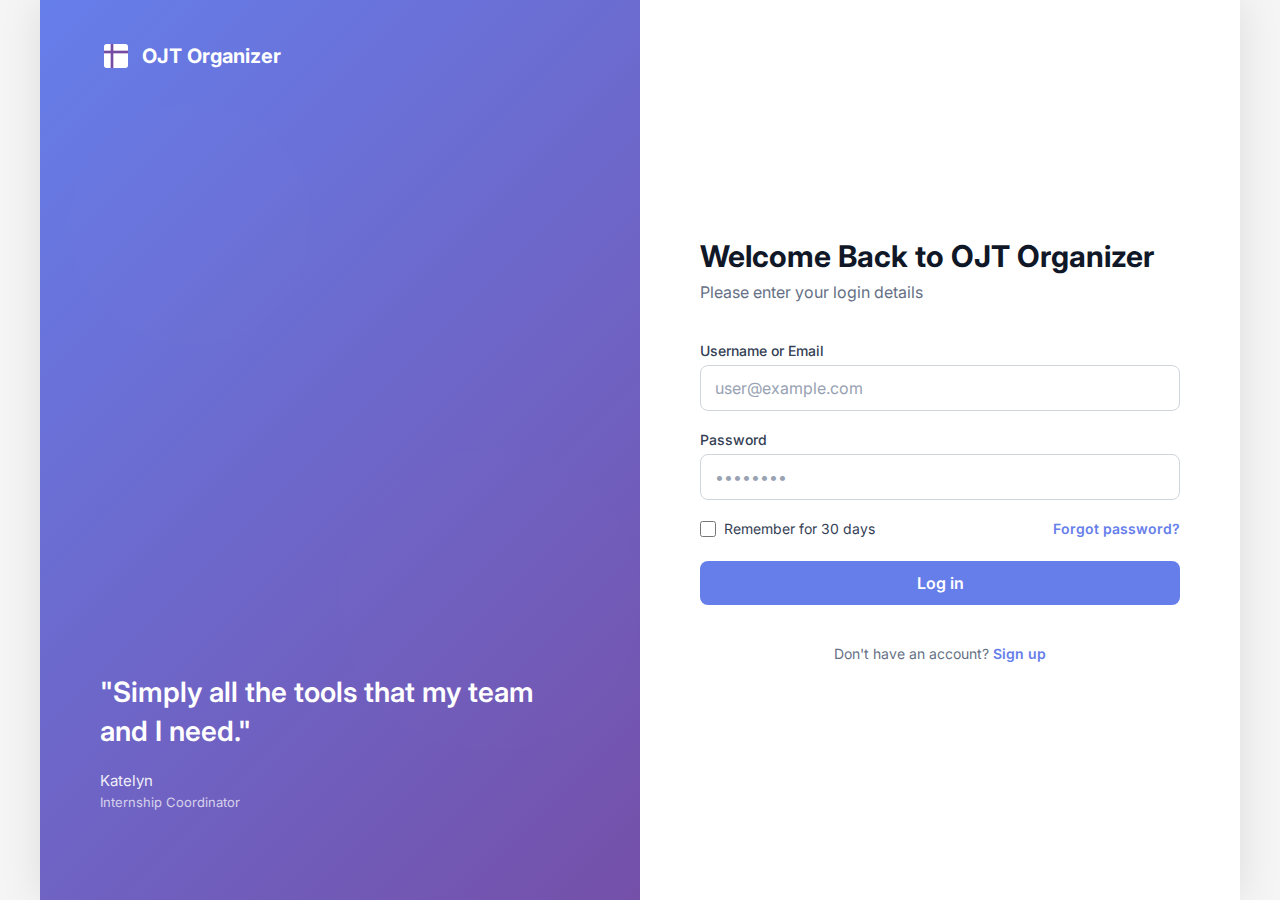
<file: index.html>
<!DOCTYPE html>
<html lang="en">
<head>
    <meta charset="UTF-8">
    <meta name="viewport" content="width=device-width, initial-scale=1.0">
    <title>OJT Organizer</title>
    <link rel="preconnect" href="https://fonts.googleapis.com">
    <link rel="preconnect" href="https://fonts.gstatic.com" crossorigin>
    <link href="https://fonts.googleapis.com/css2?family=Poppins:wght@300;400;500;600;700;800&display=swap" rel="stylesheet">
    <link rel="stylesheet" href="css/styles.css">
</head>
<body>
    <!-- Authentication Check -->
    <script>
        // Check if user is authenticated
        async function checkAuth() {
            try {
                const response = await fetch('api/check_auth.php');
                const result = await response.json();
                
                if (!result.authenticated) {
                    window.location.href = 'login.html';
                    return false;
                }
                
                // Store user info
                window.currentUser = result.user;
                console.log('Current user:', window.currentUser);
                return true;
            } catch (error) {
                console.error('Auth check error:', error);
                window.location.href = 'login.html';
                return false;
            }
        }
        
        // Check auth and wait for it to complete before continuing
        checkAuth().then(authenticated => {
            if (authenticated && window.currentUser) {
                console.log('User authenticated, ID:', window.currentUser.id);
            }
        });
    </script>
    
    <!-- Sidebar -->
    <aside id="sidebar">
        <!-- Logo -->
        <div class="logo-container">
            <div class="logo-icon" data-icon="briefcase"></div>
            <div class="logo-text">
                <h1>OJT Organizer</h1>
                <p>Internship Hub</p>
            </div>
        </div>

        <!-- Navigation -->
        <nav>
            <button data-page="dashboard" data-icon="dashboard" class="nav-item active">
                <span class="nav-icon"></span>
                <span>Dashboard</span>
            </button>

            <button data-page="tasks" data-icon="tasks" class="nav-item">
                <span class="nav-icon"></span>
                <span>Tasks</span>
            </button>

            <button data-page="progress" data-icon="progress" class="nav-item">
                <span class="nav-icon"></span>
                <span>Progress</span>
            </button>

            <button data-page="timeline" data-icon="timeline" class="nav-item">
                <span class="nav-icon"></span>
                <span>Timeline</span>
            </button>

            <button data-page="documents" data-icon="file" class="nav-item">
                <span class="nav-icon"></span>
                <span>Documents</span>
            </button>

            <button data-page="settings" data-icon="settings" class="nav-item">
                <span class="nav-icon"></span>
                <span>Settings</span>
            </button>
            
            <button id="logoutBtn" class="nav-item" style="margin-top: auto; color: #ef4444;">
                <span class="nav-icon">
                    <svg width="20" height="20" viewBox="0 0 24 24" fill="none" stroke="currentColor" stroke-width="2">
                        <path d="M9 21H5a2 2 0 0 1-2-2V5a2 2 0 0 1 2-2h4"></path>
                        <polyline points="16 17 21 12 16 7"></polyline>
                        <line x1="21" y1="12" x2="9" y2="12"></line>
                    </svg>
                </span>
                <span>Logout</span>
            </button>
        </nav>
    </aside>

    <!-- Main Content -->
    <main>
        <!-- Header -->
        <header>
            <div class="header-content">
                <div>
                    <h2 id="pageTitle">Dashboard</h2>
                    <p id="pageSubtitle">Welcome back to your OJT journey</p>
                </div>
                <div style="display: flex; gap: 12px; align-items: center;">
                    <div style="display: flex; align-items: center; gap: 8px; padding: 8px 12px; background: var(--bg-alt); border-radius: 8px; margin-right: 8px;">
                        <svg width="18" height="18" viewBox="0 0 24 24" fill="none" stroke="currentColor" stroke-width="2" style="color: var(--primary);">
                            <path d="M20 21v-2a4 4 0 0 0-4-4H8a4 4 0 0 0-4 4v2"></path>
                            <circle cx="12" cy="7" r="4"></circle>
                        </svg>
                        <span id="userDisplay" style="font-size: 14px; font-weight: 600; color: var(--text);"></span>
                    </div>
                    <button id="themeToggle" onclick="Theme.toggleTheme(); setTimeout(() => Theme.updateThemeIcons(Theme.getCurrentTheme()), 100);" style="width: 40px; height: 40px; padding: 0; background: var(--bg-alt); border: 1px solid var(--border); border-radius: 6px; cursor: pointer; display: flex; align-items: center; justify-content: center; transition: all 0.2s; flex-shrink: 0; position: relative; z-index: 100;">
                        <span class="theme-icon" style="width: 20px; height: 20px; display: flex; align-items: center; justify-content: center; pointer-events: none;"></span>
                    </button>
                </div>
            </div>
        </header>

        <!-- Container -->
        <div class="container" id="pages-container">
            <!-- Pages will be loaded here dynamically -->
        </div>
    </main>

    <!-- Task Modal -->
    <div id="taskModal">
        <div class="modal-content">
            <div class="modal-header" style="display: flex; justify-content: space-between; align-items: center; margin-bottom: 24px; border-bottom: 1px solid var(--border); padding-bottom: 16px;">
                <h3 id="modalTitle" style="font-size: 20px; font-weight: 700; color: var(--text); margin: 0;">Add Task</h3>
                <button type="button" id="cancelBtn" class="modal-close-btn" style="background: transparent; border: none; cursor: pointer; padding: 4px; color: var(--text-muted); transition: all 0.2s;">
                    <svg width="24" height="24" viewBox="0 0 24 24" fill="none" stroke="currentColor" stroke-width="2">
                        <line x1="18" y1="6" x2="6" y2="18"></line>
                        <line x1="6" y1="6" x2="18" y2="18"></line>
                    </svg>
                </button>
            </div>

            <form id="taskForm" class="task-form" style="display: grid; gap: 24px;">
                <div class="form-section" style="display: grid; gap: 16px;">
                    <h4 class="form-section-title" style="font-size: 14px; font-weight: 700; color: var(--text); text-transform: uppercase; letter-spacing: 0.5px; opacity: 0.7; margin: 0;">Task Details</h4>
                    
                    <div class="form-group" style="display: grid; gap: 6px;">
                        <label class="form-label" style="font-weight: 600; font-size: 14px; color: var(--text);">Task Name<span class="required" style="color: #ef4444;">*</span></label>
                        <input type="text" id="taskName" class="form-input" placeholder="Enter task name" required style="padding: 10px 12px; border: 1px solid var(--border); border-radius: 8px; background: var(--bg-alt); color: var(--text); font-size: 14px; transition: all 0.2s;">
                    </div>

                    <div class="form-group" style="display: grid; gap: 6px;">
                        <label class="form-label" style="font-weight: 600; font-size: 14px; color: var(--text);">Description</label>
                        <textarea id="taskDescription" class="form-textarea" placeholder="Enter task description" rows="3" style="padding: 10px 12px; border: 1px solid var(--border); border-radius: 8px; background: var(--bg-alt); color: var(--text); font-size: 14px; font-family: inherit; transition: all 0.2s;"></textarea>
                    </div>
                </div>

                <div class="form-section" style="display: grid; gap: 16px;">
                    <h4 class="form-section-title" style="font-size: 14px; font-weight: 700; color: var(--text); text-transform: uppercase; letter-spacing: 0.5px; opacity: 0.7; margin: 0;">Organization</h4>
                    
                    <div class="form-row" style="display: grid; grid-template-columns: 1fr 1fr; gap: 16px;">
                        <div class="form-group" style="display: grid; gap: 6px;">
                            <label class="form-label" style="font-weight: 600; font-size: 14px; color: var(--text);">Category<span class="required" style="color: #ef4444;">*</span></label>
                            <select id="taskCategory" class="form-select" required style="padding: 10px 12px; border: 1px solid var(--border); border-radius: 8px; background: var(--bg-alt); color: var(--text); font-size: 14px; cursor: pointer; transition: all 0.2s;">
                                <option value="">Select category</option>
                                <option value="1">Development</option>
                                <option value="2">Design</option>
                                <option value="3">Testing</option>
                                <option value="4">Documentation</option>
                                <option value="5">Research</option>
                            </select>
                        </div>

                        <div class="form-group" style="display: grid; gap: 6px;">
                            <label class="form-label" style="font-weight: 600; font-size: 14px; color: var(--text);">Priority<span class="required" style="color: #ef4444;">*</span></label>
                            <select id="taskPriority" class="form-select" required style="padding: 10px 12px; border: 1px solid var(--border); border-radius: 8px; background: var(--bg-alt); color: var(--text); font-size: 14px; cursor: pointer; transition: all 0.2s;">
                                <option value="">Select priority</option>
                                <option value="1">High</option>
                                <option value="2">Medium</option>
                                <option value="3">Low</option>
                            </select>
                        </div>
                    </div>
                </div>

                <div class="form-section" style="display: grid; gap: 16px;">
                    <h4 class="form-section-title" style="font-size: 14px; font-weight: 700; color: var(--text); text-transform: uppercase; letter-spacing: 0.5px; opacity: 0.7; margin: 0;">Schedule & Status</h4>
                    
                    <div class="form-group" style="display: grid; gap: 6px;">
                        <label class="form-label" style="font-weight: 600; font-size: 14px; color: var(--text);">Due Date</label>
                        <input type="date" id="taskDueDate" class="form-input" style="padding: 10px 12px; border: 1px solid var(--border); border-radius: 8px; background: var(--bg-alt); color: var(--text); font-size: 14px; transition: all 0.2s;">
                    </div>

                    <div class="form-group" style="display: grid; gap: 12px;">
                        <label class="form-label" style="font-weight: 600; font-size: 14px; color: var(--text);">Status<span class="required" style="color: #ef4444;">*</span></label>
                        <div class="status-selector" style="display: grid; grid-template-columns: 1fr 1fr 1fr; gap: 12px;">
                            <button type="button" class="status-btn" data-status="1" aria-label="Pending" style="padding: 10px; background: var(--bg-alt); border: 2px solid var(--border); border-radius: 8px; cursor: pointer; display: flex; align-items: center; justify-content: center; gap: 8px; font-size: 13px; font-weight: 600; color: var(--text); transition: all 0.2s;">
                                <svg width="16" height="16" viewBox="0 0 24 24" fill="none" stroke="currentColor" stroke-width="2">
                                    <circle cx="12" cy="12" r="10"></circle>
                                </svg>
                                <span>Pending</span>
                            </button>
                            <button type="button" class="status-btn" data-status="2" aria-label="In Progress" style="padding: 10px; background: var(--bg-alt); border: 2px solid var(--border); border-radius: 8px; cursor: pointer; display: flex; align-items: center; justify-content: center; gap: 8px; font-size: 13px; font-weight: 600; color: var(--text); transition: all 0.2s;">
                                <svg width="16" height="16" viewBox="0 0 24 24" fill="none" stroke="currentColor" stroke-width="2">
                                    <path d="M12 2C6.48 2 2 6.48 2 12s4.48 10 10 10 10-4.48 10-10S17.52 2 12 2z"></path>
                                    <path d="M12 6v6l4 2.5"></path>
                                </svg>
                                <span>In Progress</span>
                            </button>
                            <button type="button" class="status-btn" data-status="3" aria-label="Completed" style="padding: 10px; background: var(--bg-alt); border: 2px solid var(--border); border-radius: 8px; cursor: pointer; display: flex; align-items: center; justify-content: center; gap: 8px; font-size: 13px; font-weight: 600; color: var(--text); transition: all 0.2s;">
                                <svg width="16" height="16" viewBox="0 0 24 24" fill="none" stroke="currentColor" stroke-width="2.5">
                                    <polyline points="20 6 9 17 4 12"></polyline>
                                </svg>
                                <span>Completed</span>
                            </button>
                        </div>
                        <input type="hidden" id="taskStatus" value="1" required>
                    </div>
                </div>

                <div class="modal-buttons" style="display: grid; grid-template-columns: 1fr 1fr; gap: 12px; margin-top: 8px; border-top: 1px solid var(--border); padding-top: 24px;">
                    <button type="submit" class="btn btn-primary" style="padding: 12px 20px; background: linear-gradient(135deg, var(--primary), #8b5cf6); color: white; border: none; border-radius: 8px; font-weight: 600; cursor: pointer; font-size: 14px; transition: all 0.2s;">Save Task</button>
                    <button type="button" id="cancelBtnForm" class="btn btn-secondary" style="padding: 12px 20px; background: var(--bg-alt); color: var(--text); border: 1px solid var(--border); border-radius: 8px; font-weight: 600; cursor: pointer; font-size: 14px; transition: all 0.2s;">Cancel</button>
                </div>
            </form>
        </div>
    </div>

    <!-- Delete Confirmation Modal -->
    <div id="deleteModal">
        <div class="delete-modal-content">
            <div class="delete-icon" data-icon="trash"></div>
            <h3 class="delete-title">Delete Task?</h3>
            <p class="delete-message">This action cannot be undone. The task will be permanently removed from your list.</p>
            <div class="delete-buttons">
                <button id="cancelDeleteBtn" class="btn btn-secondary">Cancel</button>
                <button id="confirmDeleteBtn" class="btn btn-danger">Delete</button>
            </div>
        </div>
    </div>

    <!-- Notification -->
    <div id="notification"></div>

    <!-- Floating Action Button -->
    <button id="fabAddTask" class="fab" title="Add New Task">
        <svg width="24" height="24" viewBox="0 0 24 24" fill="none" stroke="currentColor" stroke-width="2.5" stroke-linecap="round" stroke-linejoin="round">
            <line x1="12" y1="5" x2="12" y2="19"></line>
            <line x1="5" y1="12" x2="19" y2="12"></line>
        </svg>
    </button>

    <!-- Scripts -->
    <script src="js/icons.js"></script>
    <script>
        // Inject icons after Icons module loads
        function injectIcons() {
            // Logo icon
            document.querySelectorAll('.logo-icon[data-icon]').forEach(el => {
                el.innerHTML = Icons.render(el.getAttribute('data-icon'));
            });

            // Navigation icons
            document.querySelectorAll('.nav-item[data-icon]').forEach(btn => {
                const icon = btn.querySelector('.nav-icon');
                if (icon) {
                    icon.innerHTML = Icons.render(btn.getAttribute('data-icon'));
                }
            });

            // Delete modal icon
            const deleteIcon = document.querySelector('.delete-icon[data-icon]');
            if (deleteIcon) {
                deleteIcon.innerHTML = Icons.render(deleteIcon.getAttribute('data-icon'));
            }

            // New task button icon
            const newTaskIcon = document.querySelector('.new-task-icon');
            if (newTaskIcon) {
                newTaskIcon.innerHTML = Icons.render('add');
            }

            // Theme toggle icon
            const themeIcon = document.querySelector('.theme-icon');
            if (themeIcon) {
                themeIcon.innerHTML = Icons.render(document.documentElement.classList.contains('dark') ? 'moon' : 'sun');
            }
        }

        if (document.readyState === 'loading') {
            document.addEventListener('DOMContentLoaded', injectIcons);
        } else {
            injectIcons();
        }
    </script>
    <script src="js/storage.js"></script>
    <script src="js/utils.js"></script>
    <script src="js/stats.js"></script>
    <script src="js/tasks.js"></script>
    <script src="js/progress.js"></script>
    <script src="js/timeline.js"></script>
    <script src="js/ui.js"></script>
    <script src="js/theme.js"></script>
    <script src="js/documents.js"></script>
    <script src="js/app.js"></script>

    <script>
        // Load pages from separate files
        async function loadPages() {
            const pages = [
                { id: 'dashboard-page', file: 'pages/dashboard.html' },
                { id: 'tasks-page', file: 'pages/tasks.html' },
                { id: 'progress-page', file: 'pages/progress.html' },
                { id: 'timeline-page', file: 'pages/timeline.html' },
                { id: 'documents-page', file: 'pages/documents.html' },
                { id: 'settings-page', file: 'pages/settings.html' }
            ];

            const container = document.getElementById('pages-container');

            for (const page of pages) {
                try {
                    const response = await fetch(page.file);
                    const html = await response.text();
                    container.insertAdjacentHTML('beforeend', html);
                } catch (error) {
                    console.error(`Error loading ${page.file}:`, error);
                }
            }

            // Set dashboard as active after loading
            const dashboardPage = document.getElementById('dashboard-page');
            if (dashboardPage) {
                dashboardPage.classList.add('active');
            }

            // Initialize app after pages are loaded
            await App.init();
            
            // Initialize documents module
            Documents.init();
            
            // Render stats immediately for dashboard
            App.renderStats();
            
            // Initialize theme and update icons
            Theme.init();
            injectIcons();
            
            // Ensure theme icon is correct after all initialization
            setTimeout(() => {
                Theme.updateThemeIcons(Theme.getCurrentTheme());
            }, 200);
            
            // Display current user
            if (window.currentUser) {
                document.getElementById('userDisplay').textContent = window.currentUser.full_name || window.currentUser.username;
            }
        }

        // Load pages when DOM is ready
        document.addEventListener('DOMContentLoaded', loadPages);
        
        // Logout functionality
        document.addEventListener('click', async (e) => {
            if (e.target.closest('#logoutBtn')) {
                if (confirm('Are you sure you want to logout?')) {
                    try {
                        const response = await fetch('api/logout.php', {
                            method: 'POST'
                        });
                        const result = await response.json();
                        
                        if (result.success) {
                            window.location.href = 'login.html';
                        }
                    } catch (error) {
                        console.error('Logout error:', error);
                        window.location.href = 'login.html';
                    }
                }
            }
        });

        // Page Navigation
        function navigateTo(page) {
            document.querySelectorAll('.page-section').forEach(el => el.classList.remove('active'));
            const targetPage = document.getElementById(page + '-page');
            if (targetPage) {
                targetPage.classList.add('active');
            }

            document.querySelectorAll('.nav-item').forEach(btn => btn.classList.remove('active'));
            const navBtn = document.querySelector(`[data-page="${page}"]`);
            if (navBtn) {
                navBtn.classList.add('active');
            }

            const titles = {
                dashboard: { title: 'Dashboard', subtitle: 'Welcome back to your OJT journey' },
                tasks: { title: 'Tasks', subtitle: 'Manage and track your tasks' },
                progress: { title: 'Progress', subtitle: 'View your progress and milestones' },
                timeline: { title: 'Timeline', subtitle: 'See all your activities' },
                documents: { title: 'Documents', subtitle: 'Manage your important files' },
                settings: { title: 'Settings', subtitle: 'Customize your preferences' }
            };

            const info = titles[page];
            if (info) {
                document.getElementById('pageTitle').textContent = info.title;
                document.getElementById('pageSubtitle').textContent = info.subtitle;
            }

            if (page === 'dashboard') App.renderStats();
            if (page === 'tasks') App.renderTasks();
            if (page === 'progress') App.renderProgress();
            if (page === 'timeline') App.renderTimeline();
            if (page === 'documents') Documents.loadDocuments();
        }

        // Export Tasks
        function exportTasks() {
            const tasks = App.state.tasks;
            const dataStr = JSON.stringify(tasks, null, 2);
            const dataBlob = new Blob([dataStr], { type: 'application/json' });
            const url = URL.createObjectURL(dataBlob);
            const link = document.createElement('a');
            link.href = url;
            link.download = 'tasks-' + new Date().toISOString().split('T')[0] + '.json';
            link.click();
            UI.showNotification('Tasks exported successfully!', 'success');
        }

        // Clear All Data
        function clearAllData() {
            if (confirm('Are you sure you want to clear ALL data?\n\nThis will:\n1. Delete all tasks\n2. Clear all settings\n3. Reset the application\n\nThis action CANNOT be undone!')) {
                localStorage.clear();
                App.state.tasks = [];
                App.state.settings = {};
                App.render();
                UI.showNotification('All data cleared! Refreshing...', 'success');
                setTimeout(() => location.reload(), 1000);
            }
        }

        // Event Listeners
        document.querySelectorAll('.nav-item').forEach(btn => {
            btn.addEventListener('click', () => navigateTo(btn.dataset.page));
        });

        // Document filter buttons
        document.addEventListener('click', (e) => {
            if (e.target.classList.contains('doc-filter-btn')) {
                document.querySelectorAll('.doc-filter-btn').forEach(b => {
                    b.style.background = 'var(--bg-card)';
                    b.style.color = 'var(--text)';
                    b.style.border = '1px solid var(--border)';
                    b.classList.remove('active');
                });
                e.target.style.background = 'var(--primary)';
                e.target.style.color = 'white';
                e.target.style.border = 'none';
                e.target.classList.add('active');
                
                // Load documents with selected category
                const category = e.target.dataset.category;
                if (typeof Documents !== 'undefined') {
                    Documents.loadDocuments(category);
                }
            }
        });

        // Upload document modal
        document.addEventListener('click', (e) => {
            if (e.target.id === 'uploadDocBtn') {
                const modal = document.getElementById('uploadModal');
                if (modal) modal.style.display = 'flex';
            }
            if (e.target.id === 'closeUploadModal' || e.target.id === 'cancelUploadBtn') {
                const modal = document.getElementById('uploadModal');
                if (modal) modal.style.display = 'none';
                document.getElementById('uploadForm').reset();
            }

            // Download document
            if (e.target.closest('.doc-download-btn')) {
                const btn = e.target.closest('.doc-download-btn');
                const filePath = btn.getAttribute('data-path');
                const fileName = btn.getAttribute('data-name');
                const link = document.createElement('a');
                link.href = filePath;
                link.download = fileName;
                link.click();
            }

            // Delete document
            if (e.target.closest('.doc-delete-btn')) {
                const btn = e.target.closest('.doc-delete-btn');
                const docId = parseInt(btn.getAttribute('data-id'));
                Documents.deleteDocument(docId);
            }
        });

        // Upload form submission
        document.addEventListener('submit', async (e) => {
            if (e.target.id === 'uploadForm') {
                e.preventDefault();
                
                const formData = new FormData();
                formData.append('user_id', App.state.userId);
                formData.append('name', document.getElementById('docName').value);
                formData.append('description', document.getElementById('docDescription').value);
                formData.append('category', document.getElementById('docCategory').value);
                formData.append('file', document.getElementById('docFile').files[0]);
                
                const success = await Documents.uploadDocument(formData);
                
                if (success) {
                    const modal = document.getElementById('uploadModal');
                    if (modal) modal.style.display = 'none';
                    document.getElementById('uploadForm').reset();
                }
            }
        });

        // Floating Action Button (FAB) for adding tasks
        const fabAddTask = document.getElementById('fabAddTask');
        if (fabAddTask) fabAddTask.addEventListener('click', () => App.openAddTaskModal());
        
        const cancelBtn = document.getElementById('cancelBtn');
        if (cancelBtn) cancelBtn.addEventListener('click', () => App.closeTaskModal());
        
        const cancelBtnForm = document.getElementById('cancelBtnForm');
        if (cancelBtnForm) cancelBtnForm.addEventListener('click', () => App.closeTaskModal());
        
        const exportBtn = document.getElementById('exportBtn');
        if (exportBtn) exportBtn.addEventListener('click', exportTasks);
        
        const clearBtn = document.getElementById('clearBtn');
        if (clearBtn) clearBtn.addEventListener('click', clearAllData);
        
        // Theme toggle - only set up once here
        const themeToggle = document.getElementById('themeToggle');
        if (themeToggle) {
            themeToggle.addEventListener('click', () => {
                Theme.toggleTheme();
                setTimeout(() => Theme.updateThemeIcons(Theme.getCurrentTheme()), 100);
            });
        }
        
        const themeToggle2 = document.getElementById('themeToggle2');
        if (themeToggle2) {
            themeToggle2.addEventListener('click', () => {
                Theme.toggleTheme();
                setTimeout(() => Theme.updateThemeIcons(Theme.getCurrentTheme()), 100);
            });
        }

        // Initialize status button handlers
        function initStatusButtons() {
            document.querySelectorAll('.status-btn').forEach(btn => {
                // Remove existing listeners by cloning
                const newBtn = btn.cloneNode(true);
                btn.parentNode.replaceChild(newBtn, btn);
            });

            document.querySelectorAll('.status-btn').forEach(btn => {
                btn.addEventListener('click', function(e) {
                    e.preventDefault();
                    e.stopPropagation();
                    const status = this.getAttribute('data-status');
                    
                    console.log('Status button clicked:', status);
                    
                    // Update visual state
                    document.querySelectorAll('.status-btn').forEach(b => {
                        b.style.background = 'var(--bg-alt)';
                        b.style.border = '2px solid var(--border)';
                        b.style.color = 'var(--text)';
                    });
                    
                    // Highlight selected button
                    if (status === '1') {
                        this.style.background = 'rgba(245, 158, 11, 0.1)';
                        this.style.border = '2px solid #f59e0b';
                        this.style.color = '#f59e0b';
                    } else if (status === '2') {
                        this.style.background = 'rgba(59, 130, 246, 0.1)';
                        this.style.border = '2px solid #3b82f6';
                        this.style.color = '#3b82f6';
                    } else if (status === '3') {
                        this.style.background = 'rgba(16, 185, 129, 0.1)';
                        this.style.border = '2px solid #10b981';
                        this.style.color = '#10b981';
                    }
                    
                    // Update hidden input
                    document.getElementById('taskStatus').value = status;
                });
            });
        }

        // Call on page load and whenever modal opens
        initStatusButtons();

        // Delete modal handlers
        const cancelDeleteBtn = document.getElementById('cancelDeleteBtn');
        if (cancelDeleteBtn) {
            cancelDeleteBtn.addEventListener('click', () => UI.closeModal('deleteModal'));
        }
        
        const confirmDeleteBtn = document.getElementById('confirmDeleteBtn');
        if (confirmDeleteBtn) {
            confirmDeleteBtn.addEventListener('click', () => {
                const taskId = App.state.deletingTaskId;
                console.log('Delete button clicked, taskId:', taskId);
                if (taskId) {
                    App.deleteTask(taskId);
                }
            });
        }

        // Close modals when clicking outside
        const taskModal = document.getElementById('taskModal');
        if (taskModal) {
            taskModal.addEventListener('click', (e) => {
                if (e.target.id === 'taskModal') {
                    App.closeTaskModal();
                }
            });
        }

        const deleteModal = document.getElementById('deleteModal');
        if (deleteModal) {
            deleteModal.addEventListener('click', (e) => {
                if (e.target.id === 'deleteModal') {
                    UI.closeModal('deleteModal');
                }
            });
        }
    </script>
</body>
</html>
</file>
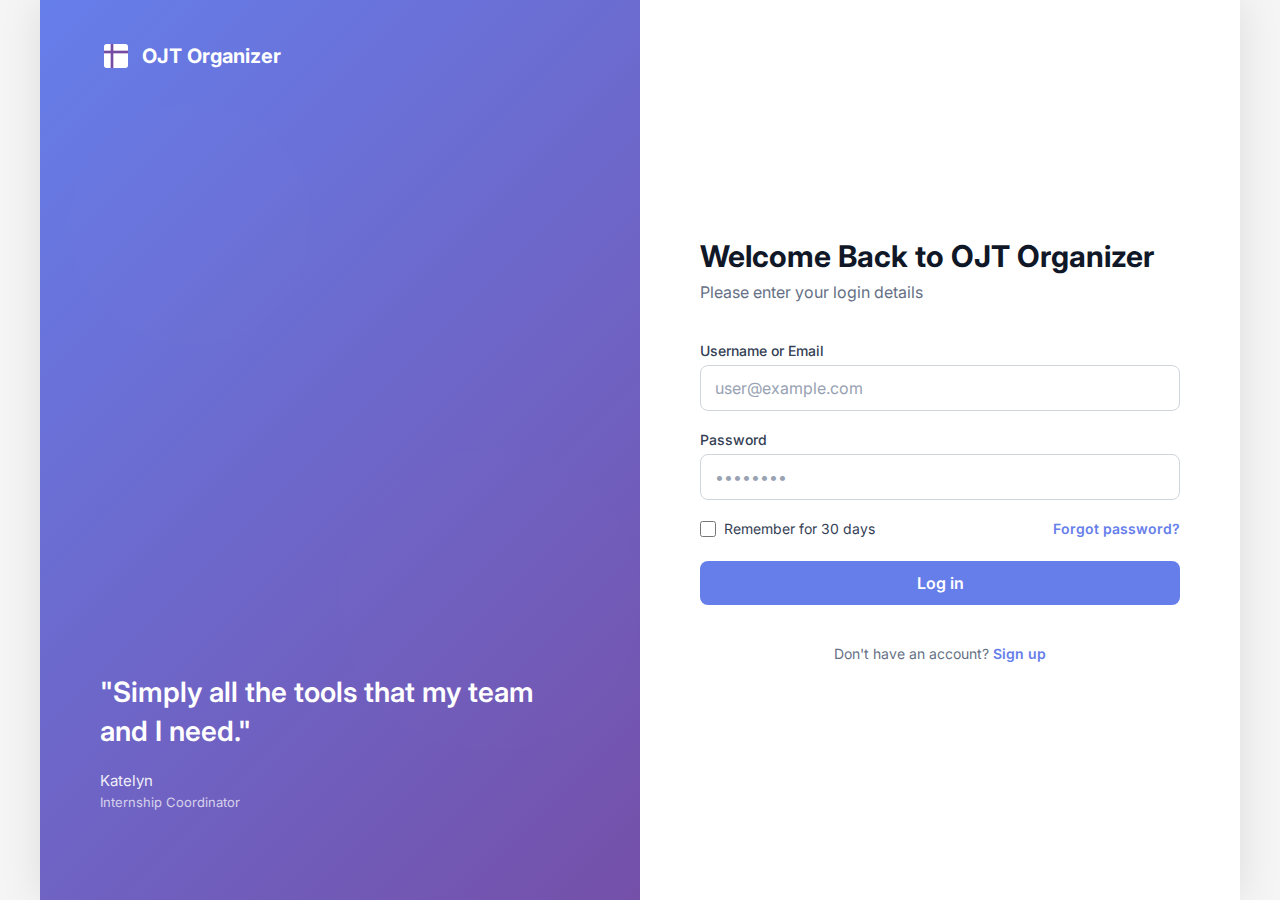
<file: login.html>
<!DOCTYPE html>
<html lang="en">
<head>
    <meta charset="UTF-8">
    <meta name="viewport" content="width=device-width, initial-scale=1.0">
    <title>Login - OJT Organizer</title>
    <link rel="preconnect" href="https://fonts.googleapis.com">
    <link rel="preconnect" href="https://fonts.gstatic.com" crossorigin>
    <link href="https://fonts.googleapis.com/css2?family=Inter:wght@400;500;600;700&display=swap" rel="stylesheet">
    <style>
        * {
            margin: 0;
            padding: 0;
            box-sizing: border-box;
            font-family: 'Inter', -apple-system, BlinkMacSystemFont, 'Segoe UI', sans-serif;
        }

        body {
            min-height: 100vh;
            background: #f5f5f5;
            display: flex;
            align-items: center;
            justify-content: center;
            padding: 0;
        }

        .login-wrapper {
            display: grid;
            grid-template-columns: 1fr 1fr;
            width: 100%;
            max-width: 1200px;
            min-height: 100vh;
            background: white;
            box-shadow: 0 0 40px rgba(0, 0, 0, 0.1);
        }

        .login-left {
            background: linear-gradient(135deg, rgba(102, 126, 234, 0.9) 0%, rgba(118, 75, 162, 0.9) 100%), 
                        url('data:image/svg+xml,<svg xmlns="http://www.w3.org/2000/svg" viewBox="0 0 400 600"><rect fill="%23667eea" width="400" height="600"/><circle fill="%23ffffff" fill-opacity="0.05" cx="100" cy="150" r="80"/><circle fill="%23ffffff" fill-opacity="0.05" cx="300" cy="400" r="100"/></svg>');
            background-size: cover;
            background-position: center;
            padding: 60px;
            display: flex;
            flex-direction: column;
            justify-content: flex-end;
            color: white;
            position: relative;
            overflow: hidden;
        }

        .login-left::before {
            content: '';
            position: absolute;
            top: 0;
            left: 0;
            right: 0;
            bottom: 0;
            background: url('https://images.unsplash.com/photo-1522202176988-66273c2fd55f?w=800&q=80') center/cover;
            opacity: 0.15;
            z-index: 0;
        }

        .login-left-content {
            position: relative;
            z-index: 1;
        }

        .brand-logo {
            display: flex;
            align-items: center;
            gap: 10px;
            margin-bottom: auto;
            position: absolute;
            top: 40px;
            left: 60px;
            font-size: 20px;
            font-weight: 700;
        }

        .brand-logo svg {
            width: 32px;
            height: 32px;
        }

        .testimonial {
            margin-bottom: 30px;
        }

        .testimonial-text {
            font-size: 28px;
            font-weight: 600;
            line-height: 1.4;
            margin-bottom: 20px;
        }

        .testimonial-author {
            font-size: 15px;
            opacity: 0.9;
        }

        .testimonial-role {
            font-size: 13px;
            opacity: 0.7;
            margin-top: 4px;
        }

        .login-right {
            padding: 80px 60px;
            display: flex;
            flex-direction: column;
            justify-content: center;
            background: white;
        }

        .login-header-right {
            margin-bottom: 40px;
        }

        .login-header-right h1 {
            font-size: 30px;
            font-weight: 700;
            color: #101828;
            margin-bottom: 8px;
        }

        .login-header-right p {
            font-size: 16px;
            color: #667085;
        }

        .form-group {
            margin-bottom: 20px;
        }

        .form-group label {
            display: block;
            font-size: 14px;
            font-weight: 500;
            color: #344054;
            margin-bottom: 6px;
        }

        .form-group input {
            width: 100%;
            padding: 12px 14px;
            border: 1px solid #d0d5dd;
            border-radius: 8px;
            font-size: 16px;
            transition: all 0.2s;
            background: white;
            color: #101828;
        }

        .form-group input::placeholder {
            color: #98a2b3;
        }

        .form-group input:focus {
            outline: none;
            border-color: #667eea;
            box-shadow: 0 0 0 4px rgba(102, 126, 234, 0.1);
        }

        .remember-forgot {
            display: flex;
            justify-content: space-between;
            align-items: center;
            margin-bottom: 24px;
            font-size: 14px;
        }

        .remember-me {
            display: flex;
            align-items: center;
            gap: 8px;
            color: #344054;
            cursor: pointer;
        }

        .remember-me input[type="checkbox"] {
            width: 16px;
            height: 16px;
            cursor: pointer;
            accent-color: #667eea;
        }

        .forgot-password {
            color: #667eea;
            text-decoration: none;
            font-weight: 600;
            transition: all 0.2s;
        }

        .forgot-password:hover {
            color: #764ba2;
        }

        .login-button {
            width: 100%;
            padding: 12px;
            background: #667eea;
            color: white;
            border: none;
            border-radius: 8px;
            font-size: 16px;
            font-weight: 600;
            cursor: pointer;
            transition: all 0.2s;
            margin-bottom: 16px;
        }

        .login-button:hover {
            background: #5568d3;
        }

        .login-button:active {
            transform: scale(0.98);
        }

        .login-button:disabled {
            opacity: 0.6;
            cursor: not-allowed;
        }

        .signup-prompt {
            text-align: center;
            font-size: 14px;
            color: #667085;
            margin-top: 24px;
        }

        .signup-prompt a {
            color: #667eea;
            text-decoration: none;
            font-weight: 600;
            margin-left: 4px;
            transition: all 0.2s;
        }

        .signup-prompt a:hover {
            color: #764ba2;
            text-decoration: underline;
        }

        .error-message {
            background: #fef2f2;
            color: #dc2626;
            padding: 12px 16px;
            border-radius: 8px;
            font-size: 14px;
            margin-bottom: 20px;
            display: none;
            border: 1px solid #fecaca;
        }

        .success-message {
            background: #f0fdf4;
            color: #16a34a;
            padding: 12px 16px;
            border-radius: 8px;
            font-size: 14px;
            margin-bottom: 20px;
            display: none;
            border: 1px solid #bbf7d0;
        }

        @media (max-width: 1024px) {
            .login-wrapper {
                grid-template-columns: 1fr;
                max-width: 500px;
                min-height: auto;
                margin: 20px;
                border-radius: 16px;
                overflow: hidden;
            }

            .login-left {
                display: none;
            }

            .login-right {
                padding: 60px 40px;
            }
        }

        @media (max-width: 640px) {
            .login-right {
                padding: 40px 24px;
            }

            .login-header-right h1 {
                font-size: 24px;
            }

            .testimonial-text {
                font-size: 22px;
            }
        }
    </style>
</head>
<body>
    <div class="login-wrapper">
        <!-- Left Side -->
        <div class="login-left">
            <div class="brand-logo">
                <svg viewBox="0 0 24 24" fill="currentColor">
                    <rect x="3" y="3" width="18" height="18" rx="2" ry="2"></rect>
                    <line x1="9" y1="3" x2="9" y2="21" stroke="#764ba2" stroke-width="2"></line>
                    <path d="M3 9h18" stroke="#764ba2" stroke-width="2"></path>
                </svg>
                <span>OJT Organizer</span>
            </div>
            
            <div class="login-left-content">
                <div class="testimonial">
                    <div class="testimonial-text">
                        "Simply all the tools that my team and I need."
                    </div>
                    <div class="testimonial-author">
                        Katelyn
                    </div>
                    <div class="testimonial-role">
                        Internship Coordinator
                    </div>
                </div>
            </div>
        </div>

        <!-- Right Side -->
        <div class="login-right">
            <div class="login-header-right">
                <h1>Welcome Back to OJT Organizer</h1>
                <p>Please enter your login details</p>
            </div>

            <div id="errorMessage" class="error-message"></div>
            <div id="successMessage" class="success-message"></div>

            <form id="loginForm">
                <div class="form-group">
                    <label>Username or Email</label>
                    <input type="text" id="username" name="username" placeholder="user@example.com" required autocomplete="username">
                </div>

                <div class="form-group">
                    <label>Password</label>
                    <input type="password" id="password" name="password" placeholder="••••••••" required autocomplete="current-password">
                </div>

                <div class="remember-forgot">
                    <label class="remember-me">
                        <input type="checkbox" id="remember" name="remember">
                        <span>Remember for 30 days</span>
                    </label>
                    <a href="#" class="forgot-password">Forgot password?</a>
                </div>

                <button type="submit" class="login-button" id="loginBtn">
                    Log in
                </button>

                <div class="signup-prompt">
                    Don't have an account?<a href="signup.html">Sign up</a>
                </div>
            </form>
        </div>
    </div>

    <script>
        const loginForm = document.getElementById('loginForm');
        const loginBtn = document.getElementById('loginBtn');
        const errorMessage = document.getElementById('errorMessage');
        const successMessage = document.getElementById('successMessage');

        function showError(message) {
            errorMessage.textContent = message;
            errorMessage.style.display = 'block';
            successMessage.style.display = 'none';
        }

        function showSuccess(message) {
            successMessage.textContent = message;
            successMessage.style.display = 'block';
            errorMessage.style.display = 'none';
        }

        loginForm.addEventListener('submit', async (e) => {
            e.preventDefault();
            
            const username = document.getElementById('username').value.trim();
            const password = document.getElementById('password').value;
            const remember = document.getElementById('remember').checked;

            if (!username || !password) {
                showError('Please fill in all fields');
                return;
            }

            loginBtn.disabled = true;
            loginBtn.textContent = 'Logging in...';

            try {
                const response = await fetch('api/login.php', {
                    method: 'POST',
                    headers: {
                        'Content-Type': 'application/json'
                    },
                    body: JSON.stringify({
                        username: username,
                        password: password,
                        remember: remember
                    })
                });

                const result = await response.json();

                if (result.success) {
                    showSuccess('Login successful! Redirecting...');
                    setTimeout(() => {
                        window.location.href = 'index.html';
                    }, 1000);
                } else {
                    showError(result.message || 'Invalid username or password');
                    loginBtn.disabled = false;
                    loginBtn.textContent = 'Login';
                }
            } catch (error) {
                console.error('Login error:', error);
                showError('An error occurred. Please try again.');
                loginBtn.disabled = false;
                loginBtn.textContent = 'Login';
            }
        });
    </script>
</body>
</html>
</file>
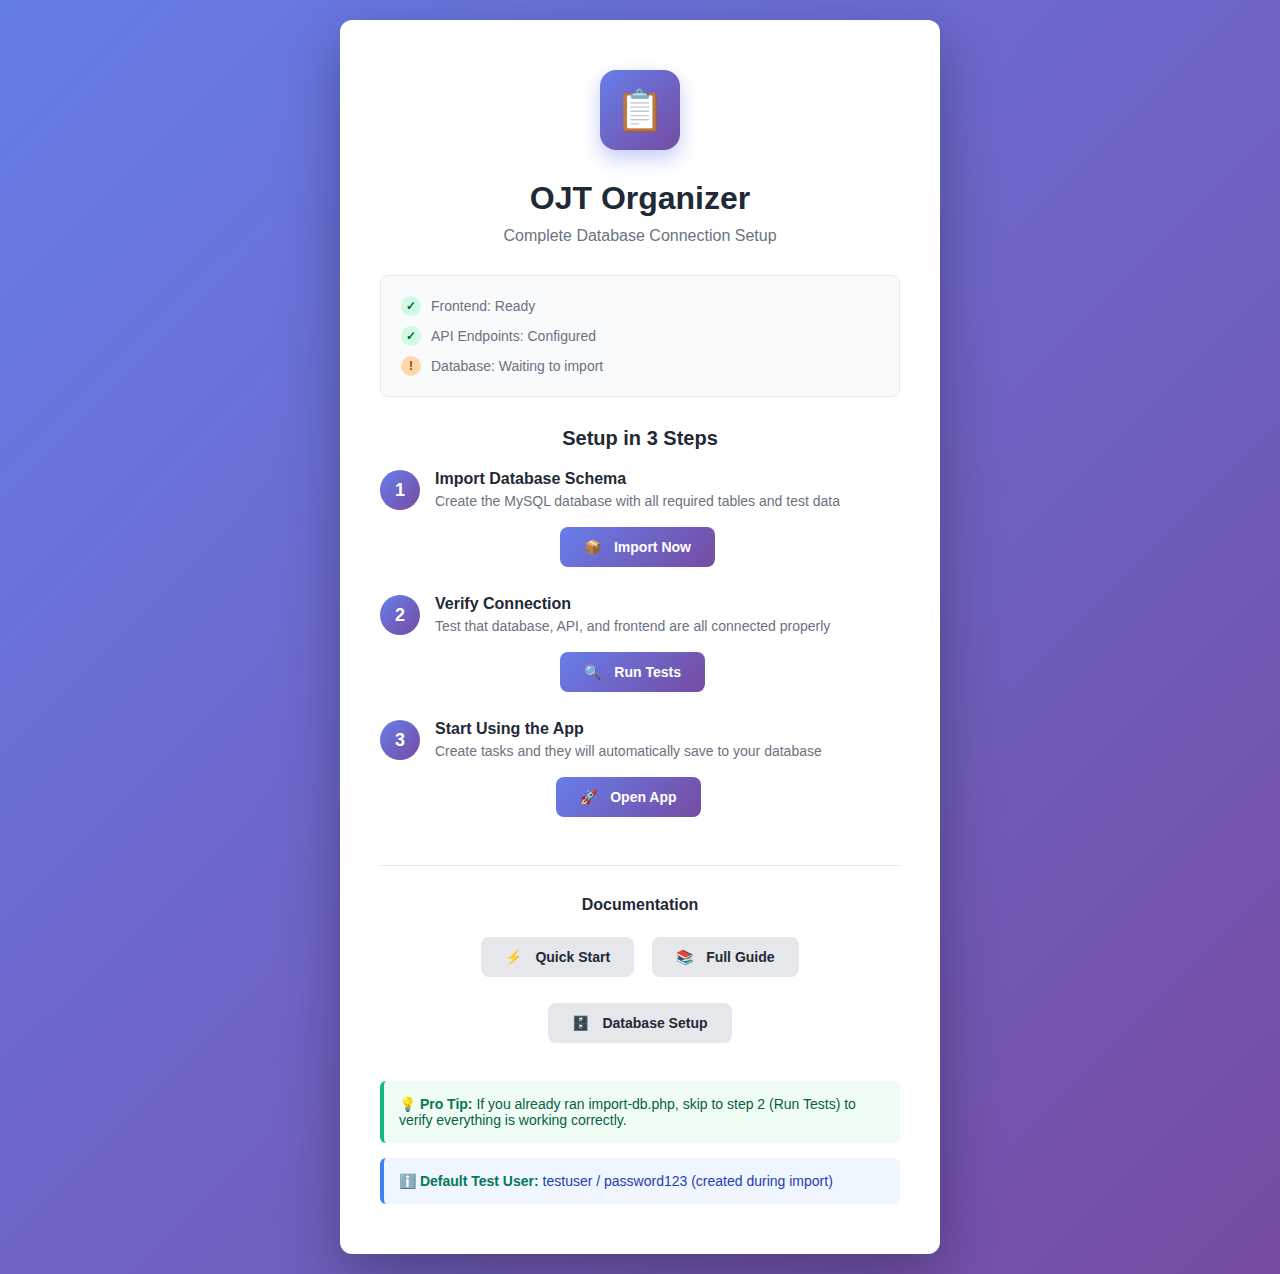
<file: setup.html>
<!DOCTYPE html>
<html lang="en">
<head>
    <meta charset="UTF-8">
    <meta name="viewport" content="width=device-width, initial-scale=1.0">
    <title>OJT App - Setup Wizard</title>
    <style>
        * {
            margin: 0;
            padding: 0;
            box-sizing: border-box;
        }

        body {
            font-family: 'Segoe UI', Tahoma, Geneva, Verdana, sans-serif;
            background: linear-gradient(135deg, #667eea 0%, #764ba2 100%);
            min-height: 100vh;
            display: flex;
            align-items: center;
            justify-content: center;
            padding: 20px;
        }

        .container {
            background: white;
            border-radius: 12px;
            box-shadow: 0 20px 60px rgba(0, 0, 0, 0.3);
            max-width: 600px;
            width: 100%;
            padding: 50px 40px;
            text-align: center;
        }

        .logo {
            width: 80px;
            height: 80px;
            background: linear-gradient(135deg, #667eea 0%, #764ba2 100%);
            border-radius: 16px;
            margin: 0 auto 30px;
            display: flex;
            align-items: center;
            justify-content: center;
            font-size: 40px;
            color: white;
            box-shadow: 0 8px 20px rgba(102, 126, 234, 0.4);
        }

        h1 {
            color: #1f2937;
            margin-bottom: 10px;
            font-size: 32px;
        }

        .subtitle {
            color: #6b7280;
            margin-bottom: 30px;
            font-size: 16px;
        }

        .steps {
            text-align: left;
            margin-bottom: 40px;
        }

        .step {
            display: flex;
            gap: 15px;
            margin-bottom: 20px;
            align-items: flex-start;
        }

        .step-number {
            width: 40px;
            height: 40px;
            background: linear-gradient(135deg, #667eea 0%, #764ba2 100%);
            color: white;
            border-radius: 50%;
            display: flex;
            align-items: center;
            justify-content: center;
            font-weight: bold;
            flex-shrink: 0;
            font-size: 18px;
        }

        .step-content h3 {
            color: #1f2937;
            margin-bottom: 5px;
            font-size: 16px;
        }

        .step-content p {
            color: #6b7280;
            font-size: 14px;
            margin-bottom: 8px;
        }

        .button {
            display: inline-block;
            padding: 12px 24px;
            background: linear-gradient(135deg, #667eea 0%, #764ba2 100%);
            color: white;
            border: none;
            border-radius: 8px;
            font-size: 14px;
            font-weight: 600;
            cursor: pointer;
            text-decoration: none;
            transition: all 0.3s;
            margin: 8px 4px;
            display: inline-flex;
            align-items: center;
            gap: 8px;
        }

        .button:hover {
            transform: translateY(-2px);
            box-shadow: 0 8px 20px rgba(102, 126, 234, 0.4);
        }

        .button-secondary {
            background: #e5e7eb;
            color: #1f2937;
        }

        .button-secondary:hover {
            background: #d1d5db;
        }

        .button-group {
            display: flex;
            justify-content: center;
            gap: 10px;
            flex-wrap: wrap;
            margin-top: 10px;
        }

        .note {
            background: #f0fdf4;
            border-left: 4px solid #10b981;
            padding: 15px;
            border-radius: 6px;
            text-align: left;
            margin-top: 30px;
            color: #065f46;
            font-size: 14px;
        }

        .note strong {
            color: #047857;
        }

        .icon {
            margin-right: 5px;
        }

        .status-box {
            background: #f9fafb;
            border: 1px solid #e5e7eb;
            border-radius: 8px;
            padding: 20px;
            margin: 30px 0;
            text-align: left;
        }

        .status-item {
            display: flex;
            align-items: center;
            gap: 10px;
            margin-bottom: 10px;
            font-size: 14px;
            color: #6b7280;
        }

        .status-item:last-child {
            margin-bottom: 0;
        }

        .status-icon {
            width: 20px;
            height: 20px;
            border-radius: 50%;
            display: flex;
            align-items: center;
            justify-content: center;
            font-size: 12px;
            font-weight: bold;
        }

        .status-ready {
            background: #d1fae5;
            color: #065f46;
        }

        .status-pending {
            background: #fed7aa;
            color: #92400e;
        }

        .divider {
            height: 1px;
            background: #e5e7eb;
            margin: 30px 0;
        }

        @media (max-width: 600px) {
            .container {
                padding: 30px 20px;
            }

            h1 {
                font-size: 24px;
            }

            .button {
                width: 100%;
                justify-content: center;
            }

            .button-group {
                flex-direction: column;
            }
        }
    </style>
</head>
<body>
    <div class="container">
        <div class="logo">📋</div>
        <h1>OJT Organizer</h1>
        <p class="subtitle">Complete Database Connection Setup</p>

        <div class="status-box">
            <div class="status-item">
                <span class="status-icon status-ready">✓</span>
                <span>Frontend: Ready</span>
            </div>
            <div class="status-item">
                <span class="status-icon status-ready">✓</span>
                <span>API Endpoints: Configured</span>
            </div>
            <div class="status-item">
                <span class="status-icon status-pending">!</span>
                <span>Database: Waiting to import</span>
            </div>
        </div>

        <h2 style="font-size: 20px; color: #1f2937; margin-bottom: 20px;">Setup in 3 Steps</h2>

        <div class="steps">
            <div class="step">
                <div class="step-number">1</div>
                <div class="step-content">
                    <h3>Import Database Schema</h3>
                    <p>Create the MySQL database with all required tables and test data</p>
                    <div class="button-group">
                        <a href="import-db.php" class="button">
                            <span class="icon">📦</span> Import Now
                        </a>
                    </div>
                </div>
            </div>

            <div class="step">
                <div class="step-number">2</div>
                <div class="step-content">
                    <h3>Verify Connection</h3>
                    <p>Test that database, API, and frontend are all connected properly</p>
                    <div class="button-group">
                        <a href="test-connection.php" class="button">
                            <span class="icon">🔍</span> Run Tests
                        </a>
                    </div>
                </div>
            </div>

            <div class="step">
                <div class="step-number">3</div>
                <div class="step-content">
                    <h3>Start Using the App</h3>
                    <p>Create tasks and they will automatically save to your database</p>
                    <div class="button-group">
                        <a href="index.html" class="button">
                            <span class="icon">🚀</span> Open App
                        </a>
                    </div>
                </div>
            </div>
        </div>

        <div class="divider"></div>

        <h2 style="font-size: 16px; color: #1f2937; margin-bottom: 15px;">Documentation</h2>

        <div class="button-group" style="justify-content: center;">
            <a href="QUICK_START.md" class="button button-secondary">
                <span class="icon">⚡</span> Quick Start
            </a>
            <a href="SYSTEM_CONNECTION_GUIDE.md" class="button button-secondary">
                <span class="icon">📚</span> Full Guide
            </a>
            <a href="DATABASE_SETUP.md" class="button button-secondary">
                <span class="icon">🗄️</span> Database Setup
            </a>
        </div>

        <div class="note">
            <strong>💡 Pro Tip:</strong> If you already ran import-db.php, skip to step 2 (Run Tests) to verify everything is working correctly.
        </div>

        <div class="note" style="background: #eff6ff; border-color: #3b82f6; color: #1e40af; margin-top: 15px;">
            <strong>ℹ️ Default Test User:</strong> testuser / password123 (created during import)
        </div>
    </div>
</body>
</html>
</file>
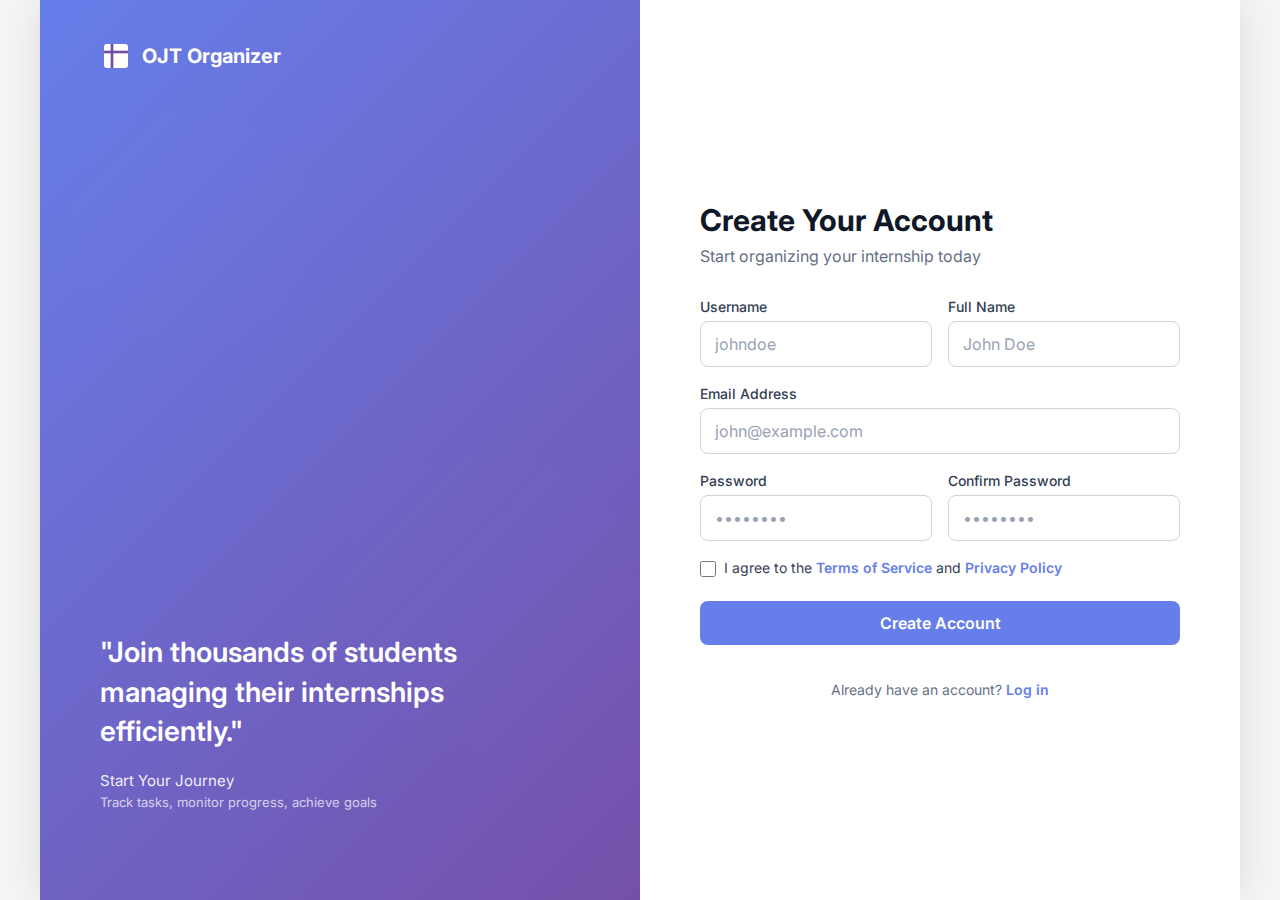
<file: signup.html>
<!DOCTYPE html>
<html lang="en">
<head>
    <meta charset="UTF-8">
    <meta name="viewport" content="width=device-width, initial-scale=1.0">
    <title>Sign Up - OJT Organizer</title>
    <link rel="preconnect" href="https://fonts.googleapis.com">
    <link rel="preconnect" href="https://fonts.gstatic.com" crossorigin>
    <link href="https://fonts.googleapis.com/css2?family=Inter:wght@400;500;600;700&display=swap" rel="stylesheet">
    <style>
        * {
            margin: 0;
            padding: 0;
            box-sizing: border-box;
            font-family: 'Inter', -apple-system, BlinkMacSystemFont, 'Segoe UI', sans-serif;
        }

        body {
            min-height: 100vh;
            background: #f5f5f5;
            display: flex;
            align-items: center;
            justify-content: center;
            padding: 0;
        }

        .signup-wrapper {
            display: grid;
            grid-template-columns: 1fr 1fr;
            width: 100%;
            max-width: 1200px;
            min-height: 100vh;
            background: white;
            box-shadow: 0 0 40px rgba(0, 0, 0, 0.1);
        }

        .signup-left {
            background: linear-gradient(135deg, rgba(102, 126, 234, 0.9) 0%, rgba(118, 75, 162, 0.9) 100%), 
                        url('data:image/svg+xml,<svg xmlns="http://www.w3.org/2000/svg" viewBox="0 0 400 600"><rect fill="%23667eea" width="400" height="600"/><circle fill="%23ffffff" fill-opacity="0.05" cx="100" cy="150" r="80"/><circle fill="%23ffffff" fill-opacity="0.05" cx="300" cy="400" r="100"/></svg>');
            background-size: cover;
            background-position: center;
            padding: 60px;
            display: flex;
            flex-direction: column;
            justify-content: flex-end;
            color: white;
            position: relative;
            overflow: hidden;
        }

        .signup-left::before {
            content: '';
            position: absolute;
            top: 0;
            left: 0;
            right: 0;
            bottom: 0;
            background: url('https://images.unsplash.com/photo-1522202176988-66273c2fd55f?w=800&q=80') center/cover;
            opacity: 0.15;
            z-index: 0;
        }

        .signup-left-content {
            position: relative;
            z-index: 1;
        }

        .brand-logo {
            display: flex;
            align-items: center;
            gap: 10px;
            margin-bottom: auto;
            position: absolute;
            top: 40px;
            left: 60px;
            font-size: 20px;
            font-weight: 700;
        }

        .brand-logo svg {
            width: 32px;
            height: 32px;
        }

        .testimonial {
            margin-bottom: 30px;
        }

        .testimonial-text {
            font-size: 28px;
            font-weight: 600;
            line-height: 1.4;
            margin-bottom: 20px;
        }

        .testimonial-author {
            font-size: 15px;
            opacity: 0.9;
        }

        .testimonial-role {
            font-size: 13px;
            opacity: 0.7;
            margin-top: 4px;
        }

        .signup-right {
            padding: 60px 60px;
            display: flex;
            flex-direction: column;
            justify-content: center;
            background: white;
            overflow-y: auto;
        }

        .signup-header-right {
            margin-bottom: 32px;
        }

        .signup-header-right h1 {
            font-size: 30px;
            font-weight: 700;
            color: #101828;
            margin-bottom: 8px;
        }

        .signup-header-right p {
            font-size: 16px;
            color: #667085;
        }

        .form-group {
            margin-bottom: 18px;
        }

        .form-group label {
            display: block;
            font-size: 14px;
            font-weight: 500;
            color: #344054;
            margin-bottom: 6px;
        }

        .form-group input {
            width: 100%;
            padding: 12px 14px;
            border: 1px solid #d0d5dd;
            border-radius: 8px;
            font-size: 16px;
            transition: all 0.2s;
            background: white;
            color: #101828;
        }

        .form-group input::placeholder {
            color: #98a2b3;
        }

        .form-group input:focus {
            outline: none;
            border-color: #667eea;
            box-shadow: 0 0 0 4px rgba(102, 126, 234, 0.1);
        }

        .form-row {
            display: grid;
            grid-template-columns: 1fr 1fr;
            gap: 16px;
        }

        .terms-check {
            display: flex;
            align-items: flex-start;
            gap: 8px;
            margin-bottom: 24px;
            font-size: 14px;
            color: #344054;
        }

        .terms-check input[type="checkbox"] {
            width: 16px;
            height: 16px;
            cursor: pointer;
            accent-color: #667eea;
            margin-top: 2px;
        }

        .terms-check a {
            color: #667eea;
            text-decoration: none;
            font-weight: 600;
        }

        .terms-check a:hover {
            text-decoration: underline;
        }

        .signup-button {
            width: 100%;
            padding: 12px;
            background: #667eea;
            color: white;
            border: none;
            border-radius: 8px;
            font-size: 16px;
            font-weight: 600;
            cursor: pointer;
            transition: all 0.2s;
            margin-bottom: 16px;
        }

        .signup-button:hover {
            background: #5568d3;
        }

        .signup-button:active {
            transform: scale(0.98);
        }

        .signup-button:disabled {
            opacity: 0.6;
            cursor: not-allowed;
        }

        .login-prompt {
            text-align: center;
            font-size: 14px;
            color: #667085;
            margin-top: 20px;
        }

        .login-prompt a {
            color: #667eea;
            text-decoration: none;
            font-weight: 600;
            margin-left: 4px;
            transition: all 0.2s;
        }

        .login-prompt a:hover {
            color: #764ba2;
            text-decoration: underline;
        }

        .error-message {
            background: #fef2f2;
            color: #dc2626;
            padding: 12px 16px;
            border-radius: 8px;
            font-size: 14px;
            margin-bottom: 20px;
            display: none;
            border: 1px solid #fecaca;
        }

        .success-message {
            background: #f0fdf4;
            color: #16a34a;
            padding: 12px 16px;
            border-radius: 8px;
            font-size: 14px;
            margin-bottom: 20px;
            display: none;
            border: 1px solid #bbf7d0;
        }

        @media (max-width: 1024px) {
            .signup-wrapper {
                grid-template-columns: 1fr;
                max-width: 500px;
                min-height: auto;
                margin: 20px;
                border-radius: 16px;
                overflow: hidden;
            }

            .signup-left {
                display: none;
            }

            .signup-right {
                padding: 60px 40px;
            }
        }

        @media (max-width: 640px) {
            .signup-right {
                padding: 40px 24px;
            }

            .signup-header-right h1 {
                font-size: 24px;
            }

            .form-row {
                grid-template-columns: 1fr;
            }
        }
    </style>
</head>
<body>
    <div class="signup-wrapper">
        <!-- Left Side -->
        <div class="signup-left">
            <div class="brand-logo">
                <svg viewBox="0 0 24 24" fill="currentColor">
                    <rect x="3" y="3" width="18" height="18" rx="2" ry="2"></rect>
                    <line x1="9" y1="3" x2="9" y2="21" stroke="#764ba2" stroke-width="2"></line>
                    <path d="M3 9h18" stroke="#764ba2" stroke-width="2"></path>
                </svg>
                <span>OJT Organizer</span>
            </div>
            
            <div class="signup-left-content">
                <div class="testimonial">
                    <div class="testimonial-text">
                        "Join thousands of students managing their internships efficiently."
                    </div>
                    <div class="testimonial-author">
                        Start Your Journey
                    </div>
                    <div class="testimonial-role">
                        Track tasks, monitor progress, achieve goals
                    </div>
                </div>
            </div>
        </div>

        <!-- Right Side -->
        <div class="signup-right">
            <div class="signup-header-right">
                <h1>Create Your Account</h1>
                <p>Start organizing your internship today</p>
            </div>

            <div id="errorMessage" class="error-message"></div>
            <div id="successMessage" class="success-message"></div>

            <form id="signupForm">
                <div class="form-row">
                    <div class="form-group">
                        <label>Username</label>
                        <input type="text" id="username" name="username" placeholder="johndoe" required autocomplete="username">
                    </div>

                    <div class="form-group">
                        <label>Full Name</label>
                        <input type="text" id="fullName" name="fullName" placeholder="John Doe" required autocomplete="name">
                    </div>
                </div>

                <div class="form-group">
                    <label>Email Address</label>
                    <input type="email" id="email" name="email" placeholder="john@example.com" required autocomplete="email">
                </div>

                <div class="form-row">
                    <div class="form-group">
                        <label>Password</label>
                        <input type="password" id="password" name="password" placeholder="••••••••" required autocomplete="new-password" minlength="6">
                    </div>

                    <div class="form-group">
                        <label>Confirm Password</label>
                        <input type="password" id="confirmPassword" name="confirmPassword" placeholder="••••••••" required autocomplete="new-password" minlength="6">
                    </div>
                </div>

                <div class="terms-check">
                    <input type="checkbox" id="terms" name="terms" required>
                    <label for="terms">
                        I agree to the <a href="#" onclick="return false;">Terms of Service</a> and <a href="#" onclick="return false;">Privacy Policy</a>
                    </label>
                </div>

                <button type="submit" class="signup-button" id="signupBtn">
                    Create Account
                </button>

                <div class="login-prompt">
                    Already have an account?<a href="login.html">Log in</a>
                </div>
            </form>
        </div>
    </div>

    <script>
        document.getElementById('signupForm').addEventListener('submit', async function(e) {
            e.preventDefault();
            
            const errorMsg = document.getElementById('errorMessage');
            const successMsg = document.getElementById('successMessage');
            const submitBtn = document.getElementById('signupBtn');
            
            // Hide previous messages
            errorMsg.style.display = 'none';
            successMsg.style.display = 'none';
            
            // Get form values
            const username = document.getElementById('username').value.trim();
            const fullName = document.getElementById('fullName').value.trim();
            const email = document.getElementById('email').value.trim();
            const password = document.getElementById('password').value;
            const confirmPassword = document.getElementById('confirmPassword').value;
            const terms = document.getElementById('terms').checked;
            
            // Validation
            if (!username || !fullName || !email || !password || !confirmPassword) {
                errorMsg.textContent = 'Please fill in all fields';
                errorMsg.style.display = 'block';
                return;
            }
            
            if (username.length < 3) {
                errorMsg.textContent = 'Username must be at least 3 characters long';
                errorMsg.style.display = 'block';
                return;
            }
            
            if (password.length < 6) {
                errorMsg.textContent = 'Password must be at least 6 characters long';
                errorMsg.style.display = 'block';
                return;
            }
            
            if (password !== confirmPassword) {
                errorMsg.textContent = 'Passwords do not match';
                errorMsg.style.display = 'block';
                return;
            }
            
            if (!terms) {
                errorMsg.textContent = 'Please agree to the Terms of Service and Privacy Policy';
                errorMsg.style.display = 'block';
                return;
            }
            
            // Disable button
            submitBtn.disabled = true;
            submitBtn.textContent = 'Creating Account...';
            
            try {
                const response = await fetch('api/signup.php', {
                    method: 'POST',
                    headers: {
                        'Content-Type': 'application/json'
                    },
                    body: JSON.stringify({
                        username: username,
                        fullName: fullName,
                        email: email,
                        password: password
                    })
                });
                
                const result = await response.json();
                
                if (result.success) {
                    successMsg.textContent = result.message || 'Account created successfully! Redirecting...';
                    successMsg.style.display = 'block';
                    
                    // Redirect to dashboard after 1 second
                    setTimeout(() => {
                        window.location.href = 'index.html';
                    }, 1000);
                } else {
                    errorMsg.textContent = result.message || 'Registration failed. Please try again.';
                    errorMsg.style.display = 'block';
                    submitBtn.disabled = false;
                    submitBtn.textContent = 'Create Account';
                }
            } catch (error) {
                errorMsg.textContent = 'An error occurred. Please try again.';
                errorMsg.style.display = 'block';
                submitBtn.disabled = false;
                submitBtn.textContent = 'Create Account';
            }
        });
    </script>
</body>
</html>
</file>
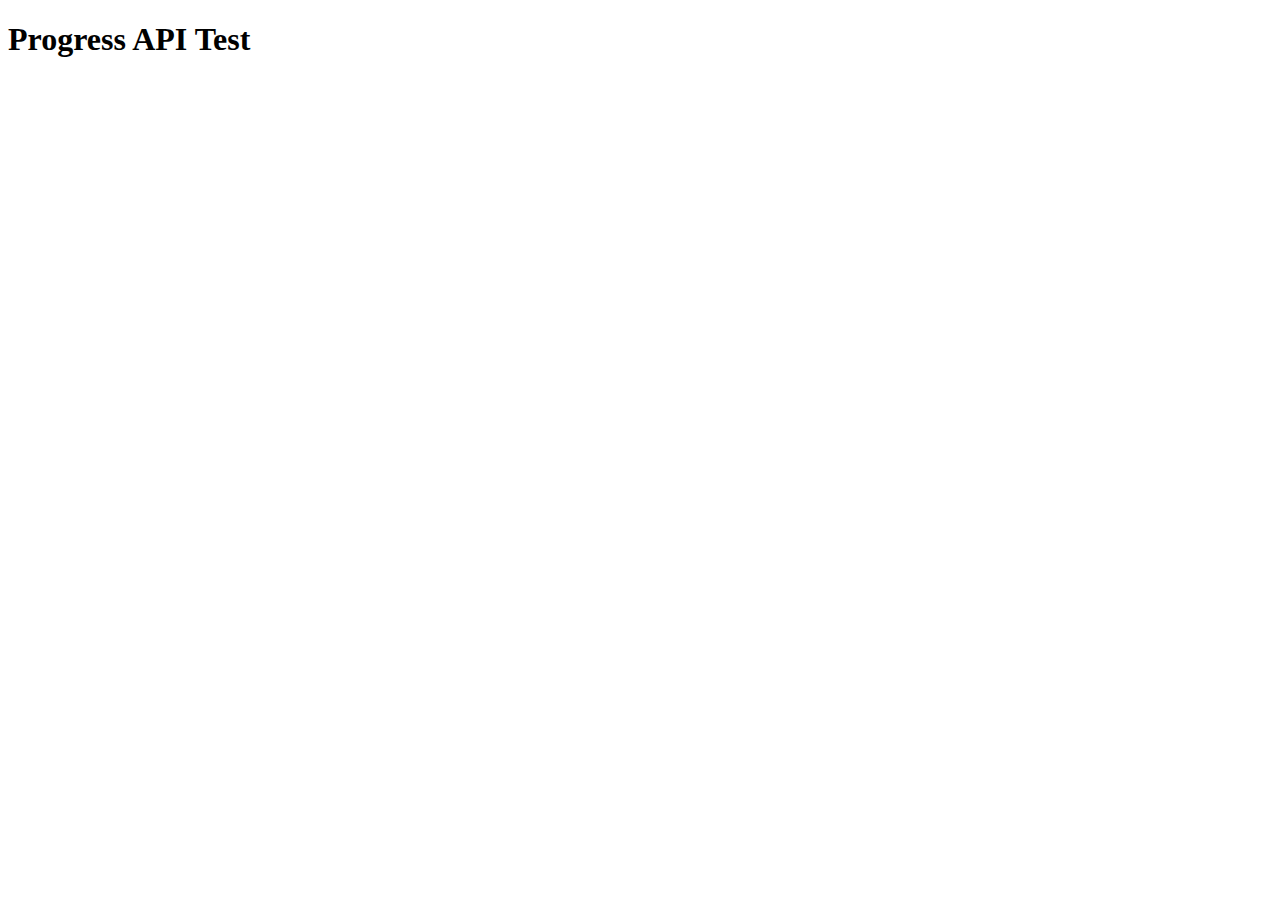
<file: test_progress.html>
<!DOCTYPE html>
<html>
<head>
    <title>Progress Test</title>
</head>
<body>
    <h1>Progress API Test</h1>
    <div id="output"></div>
    
    <script>
        async function testProgress() {
            const output = document.getElementById('output');
            
            // Test with user ID 2
            const response = await fetch('api/progress.php?user_id=2');
            const result = await response.json();
            
            output.innerHTML = '<pre>' + JSON.stringify(result, null, 2) + '</pre>';
        }
        
        testProgress();
    </script>
</body>
</html>
</file>
<file: css/styles.css>
/* ============================================
   OJT ORGANIZER - MODERN DESIGN
   ============================================ */

:root {
    /* Light Mode Colors */
    --primary: #6366f1;
    --primary-hover: #4f46e5;
    --primary-light: #e0e7ff;
    
    --secondary: #8b5cf6;
    --accent: #ec4899;
    
    --bg: #f8fafc;
    --bg-alt: #f1f5f9;
    --bg-card: #ffffff;
    
    --text: #2f2f2f;
    --text-muted: #64748b;
    --text-light: #94a3b8;
    
    --border: #e5e7eb;
    --border-dark: #cbd5e1;
    
    --success: #10b981;
    --warning: #f59e0b;
    --danger: #ef4444;
    --info: #3b82f6;
}

html.dark {
    /* Dark Mode Colors */
    --primary: #818cf8;
    --primary-hover: #6366f1;
    --primary-light: #312e81;
    
    --secondary: #a78bfa;
    --accent: #f472b6;
    
    --bg: #1a1a1a;
    --bg-alt: #2a2a2a;
    --bg-card: #2f2f2f;
    
    --text: #f1f5f9;
    --text-muted: #cbd5e1;
    --text-light: #94a3b8;
    
    --border: #404040;
    --border-dark: #353535;
    
    --success: #10b981;
    --warning: #f59e0b;
    --danger: #ff6b6b;
    --info: #60a5fa;
}

* {
    margin: 0;
    padding: 0;
    box-sizing: border-box;
    font-family: 'Poppins', -apple-system, BlinkMacSystemFont, 'Segoe UI', sans-serif;
}

html, body {
    height: 100%;
    background: var(--bg);
    color: var(--text);
    transition: background-color 0.3s, color 0.3s;
}

/* ============================================
   SIDEBAR - MODERN DESIGN
   ============================================ */

#sidebar {
    background: #ffffff;
    position: fixed;
    left: 0;
    top: 0;
    width: 260px;
    height: 100vh;
    padding: 24px 16px;
    overflow-y: auto;
    box-shadow: 2px 0 12px rgba(0, 0, 0, 0.08);
    z-index: 100;
    display: flex;
    flex-direction: column;
    border-right: 1px solid #e5e7eb;
}

html.dark #sidebar {
    background: #2a2a2a;
    box-shadow: 2px 0 12px rgba(0, 0, 0, 0.3);
    border-right: 1px solid #404040;
}

/* Logo Section */
#sidebar .logo-container {
    display: flex;
    align-items: center;
    gap: 12px;
    padding: 12px;
    background: #f8fafc;
    border-radius: 10px;
    cursor: pointer;
    transition: all 0.3s;
    margin-bottom: 32px;
    border: 1px solid #e5e7eb;
}

html.dark #sidebar .logo-container {
    background: #3a3a3a;
    border: 1px solid #404040;
}

#sidebar .logo-container:hover {
    background: #f1f5f9;
    transform: translateY(-1px);
}

html.dark #sidebar .logo-container:hover {
    background: #404040;
}

#sidebar .logo-icon {
    width: 36px;
    height: 36px;
    background: #6366f1;
    border-radius: 8px;
    display: flex;
    align-items: center;
    justify-content: center;
    font-size: 18px;
    flex-shrink: 0;
    color: white;
}

html.dark #sidebar .logo-icon {
    background: #818cf8;
}

#sidebar .logo-text h1 {
    font-size: 16px;
    font-weight: 700;
    color: #2f2f2f;
    line-height: 1.2;
}

html.dark #sidebar .logo-text h1 {
    color: #f1f5f9;
}

#sidebar .logo-text p {
    font-size: 11px;
    color: #64748b;
    margin-top: 2px;
}

html.dark #sidebar .logo-text p {
    color: #94a3b8;
}

/* Navigation */
nav {
    flex: 1;
    margin-bottom: 24px;
}

.nav-item {
    display: flex;
    align-items: center;
    gap: 12px;
    width: 100%;
    padding: 11px 14px;
    margin-bottom: 4px;
    background: transparent;
    color: #404040;
    border: none;
    border-radius: 8px;
    cursor: pointer;
    font-size: 13px;
    font-weight: 500;
    transition: all 0.2s;
    text-align: left;
    font-family: 'Poppins', sans-serif;
}

html.dark .nav-item {
    color: #cbd5e1;
}

.nav-item:hover {
    background: #f1f5f9;
    color: #2f2f2f;
}

html.dark .nav-item:hover {
    background: #3a3a3a;
    color: #f1f5f9;
}

.nav-item.active {
    background: #6366f1;
    color: white;
}

html.dark .nav-item.active {
    background: #818cf8;
    color: white;
}

.nav-icon {
    width: 18px;
    height: 18px;
    display: flex;
    align-items: center;
    justify-content: center;
    flex-shrink: 0;
}

.nav-icon svg {
    width: 100%;
    height: 100%;
    stroke: currentColor;
    fill: none;
    stroke-width: 1.8;
}

/* Theme Toggle */
#themeToggle {
    width: 100%;
    padding: 12px;
    background: #f8fafc;
    border: 1px solid #e5e7eb;
    border-radius: 8px;
    color: #404040;
    cursor: pointer;
    display: flex;
    align-items: center;
    justify-content: center;
    gap: 8px;
    font-weight: 600;
    font-size: 14px;
    transition: all 0.3s;
    font-family: 'Poppins', sans-serif;
}

html.dark #themeToggle {
    background: #3a3a3a;
    border: 1px solid #404040;
    color: #cbd5e1;
}

#themeToggle:hover {
    background: #f1f5f9;
    border-color: #cbd5e1;
}

html.dark #themeToggle:hover {
    background: #404040;
}

#themeToggle svg {
    width: 18px;
    height: 18px;
}

/* ============================================
   HEADER
   ============================================ */

header {
    margin-left: 260px;
    background: #ffffff;
    border-bottom: 1px solid var(--border);
    padding: 18px 28px;
    position: sticky;
    top: 0;
    z-index: 50;
    transition: all 0.3s;
    box-shadow: 0 1px 3px rgba(0, 0, 0, 0.06);
}

html.dark header {
    background: #2a2a2a;
    box-shadow: 0 1px 3px rgba(0, 0, 0, 0.3);
}

header .header-content {
    display: flex;
    justify-content: space-between;
    align-items: center;
    max-width: 1400px;
    margin: 0 auto;
}

header h2 {
    font-size: 22px;
    font-weight: 700;
    color: var(--text);
    margin-bottom: 2px;
    letter-spacing: -0.5px;
}

header p {
    font-size: 12px;
    color: var(--text-muted);
    font-weight: 400;
}

#newTaskBtn {
    display: flex;
    align-items: center;
    gap: 8px;
    padding: 10px 18px;
    background: linear-gradient(135deg, #6366f1 0%, #8b5cf6 100%);
    color: white;
    border: none;
    border-radius: 10px;
    cursor: pointer;
    font-weight: 600;
    font-size: 13px;
    transition: all 0.3s;
    font-family: 'Poppins', sans-serif;
}

#newTaskBtn:hover {
    transform: translateY(-2px);
    box-shadow: 0 8px 20px rgba(99, 102, 241, 0.3);
}

/* ============================================
   MAIN CONTENT
   ============================================ */

main {
    margin-left: 260px;
    min-height: calc(100vh - 80px);
}

.container {
    max-width: 1400px;
    margin: 0 auto;
    padding: 24px;
}

/* ============================================
   PAGE SECTIONS
   ============================================ */

.page-section {
    display: none;
    animation: fadeIn 0.3s ease-in;
}

.page-section.active {
    display: block;
}

@keyframes fadeIn {
    from {
        opacity: 0;
        transform: translateY(10px);
    }
    to {
        opacity: 1;
        transform: translateY(0);
    }
}

/* ============================================
   DASHBOARD STATS
   ============================================ */

.stats-grid {
    display: grid;
    grid-template-columns: repeat(auto-fit, minmax(240px, 1fr));
    gap: 16px;
    margin-bottom: 28px;
}

.stat-card {
    background: var(--bg-card);
    border: 1px solid var(--border);
    border-radius: 12px;
    padding: 18px;
    transition: all 0.3s;
    cursor: pointer;
}

.stat-card:hover {
    transform: translateY(-4px);
    border-color: var(--primary);
    box-shadow: 0 8px 24px rgba(0, 0, 0, 0.15);
}

.stat-header {
    display: flex;
    align-items: center;
    justify-content: space-between;
    margin-bottom: 12px;
}

.stat-label {
    font-size: 11px;
    font-weight: 600;
    text-transform: uppercase;
    letter-spacing: 0.4px;
    color: var(--text-muted);
}

.stat-icon {
    width: 28px;
    height: 28px;
    background: #e0e7ff;
    border-radius: 8px;
    display: flex;
    align-items: center;
    justify-content: center;
    font-size: 14px;
}

html.dark .stat-icon {
    background: rgba(255, 255, 255, 0.1);
}

.stat-value {
    font-size: 28px;
    font-weight: 700;
    color: var(--text);
    margin-bottom: 4px;
}

.stat-change {
    font-size: 12px;
    color: var(--success);
    font-weight: 500;
}

/* ============================================
   DASHBOARD GRID
   ============================================ */

.dashboard-grid {
    display: grid;
    grid-template-columns: 1.5fr 1fr;
    gap: 24px;
    margin-top: 32px;
}

@media (max-width: 1200px) {
    .dashboard-grid {
        grid-template-columns: 1fr;
    }
}

/* ============================================
   RECENT TASKS CARD
   ============================================ */

.recent-tasks-card,
.progress-summary-card {
    background: var(--bg-card);
    border: 1px solid var(--border);
    border-radius: 12px;
    padding: 20px;
    transition: all 0.2s;
}

.card-header {
    display: flex;
    justify-content: space-between;
    align-items: center;
    margin-bottom: 20px;
    padding-bottom: 16px;
    border-bottom: 1px solid var(--border);
}

.card-header-left {
    display: flex;
    align-items: center;
    gap: 12px;
}

.card-icon {
    width: 40px;
    height: 40px;
    background: linear-gradient(135deg, var(--primary), var(--secondary));
    border-radius: 10px;
    display: flex;
    align-items: center;
    justify-content: center;
    color: white;
    flex-shrink: 0;
}

.card-title {
    font-size: 16px;
    font-weight: 600;
    color: var(--text);
    margin: 0;
    line-height: 1.3;
}

.card-subtitle {
    font-size: 12px;
    color: var(--text-muted);
    margin: 2px 0 0 0;
}

.view-all-btn {
    display: flex;
    align-items: center;
    gap: 4px;
    padding: 6px 12px;
    background: transparent;
    border: 1px solid var(--border);
    border-radius: 6px;
    color: var(--text-muted);
    font-size: 13px;
    font-weight: 500;
    cursor: pointer;
    transition: all 0.2s;
}

.view-all-btn:hover {
    background: var(--bg-alt);
    border-color: var(--primary);
    color: var(--primary);
}

.view-all-btn svg {
    transition: transform 0.2s;
}

.view-all-btn:hover svg {
    transform: translateX(2px);
}

.recent-tasks-list {
    display: flex;
    flex-direction: column;
    gap: 10px;
}

.recent-task-item {
    display: flex;
    align-items: center;
    gap: 12px;
    padding: 12px;
    background: var(--bg-alt);
    border: 1px solid transparent;
    border-radius: 8px;
    transition: all 0.2s;
    cursor: pointer;
}

.recent-task-item:hover {
    background: var(--bg);
    border-color: var(--primary);
    transform: translateX(4px);
}

.recent-task-checkbox {
    width: 20px;
    height: 20px;
    border: 2px solid var(--border);
    border-radius: 5px;
    display: flex;
    align-items: center;
    justify-content: center;
    flex-shrink: 0;
    cursor: pointer;
    transition: all 0.2s;
}

.recent-task-checkbox.completed {
    background: var(--primary);
    border-color: var(--primary);
}

.recent-task-checkbox svg {
    width: 12px;
    height: 12px;
    stroke: white;
    stroke-width: 3;
}

.recent-task-content {
    flex: 1;
    min-width: 0;
}

.recent-task-title {
    font-size: 14px;
    font-weight: 500;
    color: var(--text);
    margin-bottom: 4px;
    display: -webkit-box;
    -webkit-line-clamp: 1;
    -webkit-box-orient: vertical;
    overflow: hidden;
}

.recent-task-meta {
    display: flex;
    align-items: center;
    gap: 12px;
    font-size: 12px;
    color: var(--text-muted);
}

.recent-task-meta span {
    display: flex;
    align-items: center;
    gap: 4px;
}

.recent-task-meta svg {
    width: 14px;
    height: 14px;
}

.recent-task-badge {
    padding: 4px 8px;
    border-radius: 4px;
    font-size: 11px;
    font-weight: 600;
    flex-shrink: 0;
}

.badge-pending {
    background: #fef3c7;
    color: #92400e;
}

.badge-in-progress {
    background: #dbeafe;
    color: #1e40af;
}

.badge-completed {
    background: #dcfce7;
    color: #166534;
}

html.dark .badge-pending {
    background: #78350f;
    color: #fef3c7;
}

html.dark .badge-in-progress {
    background: #1e3a8a;
    color: #dbeafe;
}

html.dark .badge-completed {
    background: #14532d;
    color: #dcfce7;
}

.empty-action-btn {
    margin-top: 12px;
    padding: 8px 16px;
    background: var(--primary);
    color: white;
    border: none;
    border-radius: 6px;
    font-size: 13px;
    font-weight: 500;
    cursor: pointer;
    transition: all 0.2s;
}

.empty-action-btn:hover {
    background: var(--primary-hover);
    transform: translateY(-1px);
}

/* ============================================
   PROGRESS SUMMARY CARD
   ============================================ */

.progress-summary-content {
    padding: 20px 0;
}

.progress-display {
    display: flex;
    flex-direction: column;
    align-items: center;
    gap: 24px;
}

.progress-circle {
    position: relative;
    width: 120px;
    height: 120px;
}

.progress-ring {
    transform: rotate(-90deg);
}

.progress-ring-circle,
.progress-ring-fill {
    transition: stroke-dashoffset 0.5s ease;
}

.progress-percentage {
    position: absolute;
    top: 50%;
    left: 50%;
    transform: translate(-50%, -50%);
    font-size: 24px;
    font-weight: 700;
    color: var(--text);
}

.progress-stats {
    display: grid;
    grid-template-columns: 1fr 1fr;
    gap: 20px;
    width: 100%;
}

.progress-stat-item {
    display: flex;
    flex-direction: column;
    align-items: center;
    padding: 16px;
    background: var(--bg-alt);
    border-radius: 8px;
}

.progress-stat-label {
    font-size: 12px;
    color: var(--text-muted);
    margin-bottom: 6px;
}

.progress-stat-value {
    font-size: 20px;
    font-weight: 700;
    color: var(--primary);
}

/* ============================================
   TASK LIST
   ============================================ */

.task-section-title {
    font-size: 16px;
    font-weight: 700;
    color: var(--text);
    margin-bottom: 16px;
}

.task-list {
    display: grid;
    gap: 12px;
}

.task-item {
    display: flex;
    align-items: center;
    gap: 14px;
    padding: 14px 16px;
    background: #ffffff;
    border: 1px solid #e5e7eb;
    border-radius: 8px;
    transition: all 0.2s;
}

html.dark .task-item {
    background: #2f2f2f;
    border-color: #404040;
}

.task-item:hover {
    border-color: #6366f1;
    box-shadow: 0 2px 8px rgba(99, 102, 241, 0.08);
}

html.dark .task-item:hover {
    border-color: #818cf8;
    box-shadow: 0 2px 8px rgba(129, 140, 248, 0.15);
}

.task-checkbox {
    width: 18px;
    height: 18px;
    cursor: pointer;
    accent-color: var(--primary);
    flex-shrink: 0;
}

.task-content {
    flex: 1;
    min-width: 0;
}

.task-title {
    font-size: 14px;
    font-weight: 600;
    color: #2f2f2f;
    margin-bottom: 6px;
    word-break: break-word;
    line-height: 1.4;
}

html.dark .task-title {
    color: #f1f5f9;
}

.task-meta {
    display: flex;
    gap: 12px;
    font-size: 12px;
    color: #64748b;
    flex-wrap: wrap;
    align-items: center;
}

html.dark .task-meta {
    color: #94a3b8;
}

.task-actions {
    display: flex;
    gap: 8px;
}

.task-btn {
    width: 32px;
    height: 32px;
    border: none;
    background: #f8fafc;
    border-radius: 6px;
    cursor: pointer;
    display: flex;
    align-items: center;
    justify-content: center;
    transition: all 0.2s;
    font-size: 14px;
    flex-shrink: 0;
    color: #404040;
}

html.dark .task-btn {
    background: #3a3a3a;
    color: #cbd5e1;
}

.task-btn:hover {
    background: #6366f1;
    color: white;
    transform: scale(1.05);
}

html.dark .task-btn:hover {
    background: #818cf8;
}

/* ============================================
   MODAL
   ============================================ */

#taskModal {
    display: none;
    position: fixed;
    top: 0;
    left: 0;
    right: 0;
    bottom: 0;
    background: rgba(0, 0, 0, 0.5);
    z-index: 200;
    align-items: center;
    justify-content: center;
    padding: 20px;
}

#taskModal.active {
    display: flex;
}

.modal-content {
    background: var(--bg);
    border-radius: 16px;
    padding: 24px;
    max-width: 500px;
    width: 100%;
    max-height: 90vh;
    overflow-y: auto;
    box-shadow: 0 20px 60px rgba(0, 0, 0, 0.3);
    animation: slideUp 0.3s ease-out;
}

@keyframes slideUp {
    from {
        opacity: 0;
        transform: translateY(40px);
    }
    to {
        opacity: 1;
        transform: translateY(0);
    }
}

.modal-header {
    display: flex;
    justify-content: space-between;
    align-items: center;
    margin-bottom: 24px;
}

.modal-header h3 {
    font-size: 20px;
    font-weight: 700;
    color: var(--text);
}

#cancelBtn, #closeDeleteBtn {
    width: 32px;
    height: 32px;
    border: none;
    background: var(--bg-card);
    border-radius: 8px;
    cursor: pointer;
    display: flex;
    align-items: center;
    justify-content: center;
    color: var(--text-muted);
    transition: all 0.3s;
    font-size: 18px;
}

#cancelBtn:hover, #closeDeleteBtn:hover {
    background: var(--primary);
    color: white;
}

.form-group {
    margin-bottom: 16px;
}

.form-label {
    display: block;
    font-size: 13px;
    font-weight: 600;
    color: var(--text);
    margin-bottom: 6px;
    text-transform: uppercase;
    letter-spacing: 0.5px;
}

.form-input,
.form-select,
.form-textarea {
    width: 100%;
    padding: 10px;
    border: 1px solid var(--border);
    border-radius: 8px;
    background: var(--bg-alt);
    color: var(--text);
    font-family: 'Poppins', sans-serif;
    font-size: 13px;
    transition: all 0.3s;
}

.form-input:focus,
.form-select:focus,
.form-textarea:focus {
    outline: none;
    border-color: var(--primary);
    box-shadow: 0 0 0 3px #e0e7ff;
}

html.dark .form-input:focus,
html.dark .form-select:focus,
html.dark .form-textarea:focus {
    box-shadow: 0 0 0 3px rgba(99, 102, 241, 0.2);
}

.form-textarea {
    resize: vertical;
    min-height: 80px;
}

.modal-buttons {
    display: grid;
    grid-template-columns: 1fr 1fr;
    gap: 12px;
    margin-top: 24px;
}

.btn {
    padding: 10px 20px;
    border: none;
    border-radius: 8px;
    cursor: pointer;
    font-weight: 600;
    font-size: 13px;
    transition: all 0.3s;
    font-family: 'Poppins', sans-serif;
}

.btn-primary {
    background: linear-gradient(135deg, #6366f1 0%, #8b5cf6 100%);
    color: white;
}

.btn-primary:hover {
    transform: translateY(-2px);
    box-shadow: 0 8px 20px rgba(99, 102, 241, 0.3);
}

.btn-secondary {
    background: var(--bg-card);
    color: var(--text);
    border: 1px solid var(--border);
}

.btn-secondary:hover {
    background: var(--border);
}

/* ============================================
   DELETE CONFIRMATION MODAL
   ============================================ */

#deleteModal {
    display: none;
    position: fixed;
    top: 0;
    left: 0;
    right: 0;
    bottom: 0;
    background: rgba(0, 0, 0, 0.5);
    z-index: 300;
    align-items: center;
    justify-content: center;
    padding: 20px;
}

#deleteModal.active {
    display: flex;
}

.delete-modal-content {
    background: var(--bg);
    border-radius: 16px;
    padding: 24px;
    max-width: 400px;
    width: 100%;
    box-shadow: 0 20px 60px rgba(0, 0, 0, 0.3);
    animation: slideUp 0.3s ease-out;
    text-align: center;
}

.delete-icon {
    width: 56px;
    height: 56px;
    background: rgba(239, 68, 68, 0.1);
    border-radius: 12px;
    display: flex;
    align-items: center;
    justify-content: center;
    margin: 0 auto 12px;
    font-size: 28px;
}

.delete-title {
    font-size: 18px;
    font-weight: 700;
    color: var(--text);
    margin-bottom: 8px;
}

.delete-message {
    font-size: 14px;
    color: var(--text-muted);
    margin-bottom: 24px;
    line-height: 1.6;
}

.delete-buttons {
    display: grid;
    grid-template-columns: 1fr 1fr;
    gap: 12px;
}

.btn-danger {
    background: var(--danger);
    color: white;
}

.btn-danger:hover {
    opacity: 0.9;
    transform: translateY(-2px);
}

/* ============================================
   NOTIFICATIONS
   ============================================ */

#notification {
    position: fixed;
    top: 20px;
    right: 20px;
    padding: 16px 24px;
    background: white;
    color: var(--text);
    border-radius: 10px;
    box-shadow: 0 8px 24px rgba(0, 0, 0, 0.15);
    display: none;
    z-index: 1000;
    animation: slideIn 0.3s ease-out;
    max-width: 400px;
}

#notification.show {
    display: block;
}

@keyframes slideIn {
    from {
        opacity: 0;
        transform: translateX(100px);
    }
    to {
        opacity: 1;
        transform: translateX(0);
    }
}

#notification.success {
    background: var(--success);
    color: white;
    border-left: 4px solid #059669;
}

#notification.error {
    background: var(--danger);
    color: white;
    border-left: 4px solid #dc2626;
}

/* ============================================
   RESPONSIVE
   ============================================ */

@media (max-width: 768px) {
    #sidebar {
        width: 200px;
    }

    header {
        margin-left: 200px;
        padding: 16px 20px;
    }

    header h2 {
        font-size: 22px;
    }

    main {
        margin-left: 200px;
    }

    .container {
        padding: 16px;
    }

    .stats-grid {
        grid-template-columns: 1fr;
    }
}

@media (max-width: 640px) {
    #sidebar {
        width: 100%;
        height: auto;
        position: absolute;
    }

    header,
    main {
        margin-left: 0;
    }

    .modal-content {
        padding: 24px;
    }

    #notification {
        top: 10px;
        right: 10px;
        left: 10px;
        max-width: none;
    }
}

.card:hover {
    box-shadow: 0 4px 12px rgba(0, 0, 0, 0.05);
}

html.dark .card:hover {
    box-shadow: 0 4px 12px rgba(0, 0, 0, 0.3);
}

/* Stats */
.stat-card {
    background-color: white;
    border: 1px solid #e2e8f0;
    border-radius: 0.75rem;
    padding: 1.5rem;
    transition: all 0.3s ease;
}

html.dark .stat-card {
    background-color: #2f2f2f;
    border-color: #404040;
}

.stat-card:hover {
    box-shadow: 0 4px 16px rgba(0, 0, 0, 0.08);
    transform: translateY(-2px);
}

html.dark .stat-card:hover {
    box-shadow: 0 4px 16px rgba(0, 0, 0, 0.3);
}

.stat-label {
    font-size: 0.875rem;
    color: #64748b;
    font-weight: 500;
    margin-bottom: 0.5rem;
}

html.dark .stat-label {
    color: #94a3b8;
}

.stat-value {
    font-size: 1.875rem;
    font-weight: 700;
    color: #1a1a1a;
}

html.dark .stat-value {
    color: #f1f5f9;
}

.stat-icon {
    width: 2.5rem;
    height: 2.5rem;
    border-radius: 0.5rem;
    display: flex;
    align-items: center;
    justify-content: center;
}

/* Buttons */
.btn {
    padding: 0.5rem 1rem;
    border-radius: 0.5rem;
    font-weight: 500;
    border: none;
    cursor: pointer;
    transition: all 0.3s ease;
}

.btn:hover:not(:disabled) {
    opacity: 0.9;
    transform: translateY(-1px);
}

.btn:disabled {
    opacity: 0.5;
    cursor: not-allowed;
}

.btn-primary {
    background-color: #2f2f2f;
    color: white;
}

html.dark .btn-primary {
    background-color: #f1f5f9;
    color: #1a1a1a;
}

.btn-secondary {
    background-color: #e2e8f0;
    color: #1a1a1a;
    border: 1px solid #cbd5e1;
}

html.dark .btn-secondary {
    background-color: #3a3a3a;
    color: #f1f5f9;
    border-color: #404040;
}

/* Progress Bar */
.progress-bar {
    background: linear-gradient(90deg, #1a1a1a 0%, #2a2a2a 100%);
    height: 0.5rem;
    border-radius: 9999px;
}

html.dark .progress-bar {
    background: linear-gradient(90deg, #f1f5f9 0%, #cbd5e1 100%);
}

/* Status Badges */
.status-pending {
    background-color: #fef3c7;
    color: #92400e;
    padding: 0.25rem 0.75rem;
    border-radius: 0.25rem;
    font-size: 0.75rem;
    font-weight: 600;
}

.status-in-progress {
    background-color: #dbeafe;
    color: #1e40af;
    padding: 0.25rem 0.75rem;
    border-radius: 0.25rem;
    font-size: 0.75rem;
    font-weight: 600;
}

.status-completed {
    background-color: #dcfce7;
    color: #166534;
    padding: 0.25rem 0.75rem;
    border-radius: 0.25rem;
    font-size: 0.75rem;
    font-weight: 600;
}

/* Animations */
@keyframes slideIn {
    from {
        opacity: 0;
        transform: translateY(10px);
    }
    to {
        opacity: 1;
        transform: translateY(0);
    }
}

@keyframes fadeIn {
    from {
        opacity: 0;
    }
    to {
        opacity: 1;
    }
}

@keyframes spin {
    from {
        transform: rotate(0deg);
    }
    to {
        transform: rotate(360deg);
    }
}

.fade-in {
    animation: fadeIn 0.5s ease-out;
}

.slide-in {
    animation: slideIn 0.3s ease-out;
}

/* Modal */
.modal-backdrop {
    animation: fadeIn 0.3s ease-out;
}

/* Input Focus */
input:focus,
textarea:focus,
select:focus {
    outline: none;
}

/* Task Item */
.task-item {
    background-color: #ffffff;
    border: 1px solid #e5e7eb;
    border-radius: 8px;
    padding: 14px 16px;
    transition: all 0.2s ease;
    border-left: 3px solid #6366f1;
}

html.dark .task-item {
    background-color: #2f2f2f;
    border-color: #3a3a3a;
    border-left-color: #818cf8;
}

.task-item:hover {
    box-shadow: 0 2px 8px rgba(99, 102, 241, 0.08);
    border-color: #6366f1;
}

html.dark .task-item:hover {
    box-shadow: 0 2px 8px rgba(129, 140, 248, 0.15);
    border-color: #818cf8;
}

/* Notification */
.notification {
    animation: slideInNotification 0.3s ease-out;
    border-radius: 0.5rem;
    padding: 1rem;
    box-shadow: 0 4px 12px rgba(0, 0, 0, 0.15);
}

@keyframes slideInNotification {
    from {
        opacity: 0;
        transform: translateX(100px);
    }
    to {
        opacity: 1;
        transform: translateX(0);
    }
}

/* Empty State */
.empty-state {
    text-align: center;
    padding: 2rem;
}

.empty-state-icon {
    width: 3rem;
    height: 3rem;
    margin: 0 auto 1rem;
    opacity: 0.3;
}

.empty-state-title {
    font-size: 1.25rem;
    font-weight: 600;
    margin-bottom: 0.5rem;
}

.empty-state-text {
    font-size: 0.875rem;
    color: #64748b;
    margin-bottom: 1rem;
}

html.dark .empty-state-text {
    color: #94a3b8;
}

/* Timeline */
.timeline-item {
    position: relative;
    padding-left: 2rem;
    padding-bottom: 1.5rem;
}

.timeline-item::before {
    content: '';
    position: absolute;
    left: 0;
    top: 0;
    width: 0.5rem;
    height: 0.5rem;
    background-color: #1a1a1a;
    border-radius: 50%;
    margin-top: 0.5rem;
}

html.dark .timeline-item::before {
    background-color: #f1f5f9;
}

.timeline-item:not(:last-child)::after {
    content: '';
    position: absolute;
    left: 0.1875rem;
    top: 1rem;
    width: 0.125rem;
    height: calc(100% + 1rem);
    background-color: #cbd5e1;
}

html.dark .timeline-item:not(:last-child)::after {
    background-color: #404040;
}

/* Input */
input[type="text"],
input[type="date"],
textarea,
select {
    width: 100%;
    padding: 0.5rem;
    border: 1px solid #cbd5e1;
    border-radius: 0.375rem;
    font-size: 0.875rem;
    transition: all 0.3s ease;
}

html.dark input[type="text"],
html.dark input[type="date"],
html.dark textarea,
html.dark select {
    background-color: #2f2f2f;
    color: #f1f5f9;
    border-color: #404040;
}

input[type="text"]:focus,
input[type="date"]:focus,
textarea:focus,
select:focus {
    border-color: #1a1a1a;
    box-shadow: 0 0 0 3px rgba(15, 23, 42, 0.1);
}

html.dark input[type="text"]:focus,
html.dark input[type="date"]:focus,
html.dark textarea:focus,
html.dark select:focus {
    border-color: #f1f5f9;
    box-shadow: 0 0 0 3px rgba(241, 245, 249, 0.1);
}

/* Page Section */
.page-section {
    animation: fadeIn 0.2s ease-out;
}

.hidden {
    display: none !important;
}

/* Grid */
.stats-grid {
    display: grid;
    grid-template-columns: repeat(auto-fit, minmax(200px, 1fr));
    gap: 1rem;
}

/* Scrollbar */
::-webkit-scrollbar {
    width: 8px;
}

::-webkit-scrollbar-track {
    background: transparent;
}

::-webkit-scrollbar-thumb {
    background-color: #cbd5e1;
    border-radius: 4px;
}

html.dark ::-webkit-scrollbar-thumb {
    background-color: #404040;
}

::-webkit-scrollbar-thumb:hover {
    background-color: #94a3b8;
}

html.dark ::-webkit-scrollbar-thumb:hover {
    background-color: #64748b;
}

/* Page Content */
.page-content {
    max-width: 100%;
}

/* ============================================
   PROGRESS PAGE STYLES
   ============================================ */

.progress-card {
    background: var(--bg-card);
    border: 1px solid var(--border);
    border-radius: 12px;
    padding: 24px;
    margin-bottom: 32px;
}

.progress-icon {
    width: 48px;
    height: 48px;
    background: linear-gradient(135deg, var(--primary), var(--secondary));
    border-radius: 12px;
    display: flex;
    align-items: center;
    justify-content: center;
    color: white;
    flex-shrink: 0;
}

.progress-bar-wrapper {
    width: 100%;
    height: 12px;
    background: var(--border);
    border-radius: 6px;
    overflow: hidden;
}

.progress-bar-fill {
    height: 100%;
    background: linear-gradient(90deg, #6366f1 0%, #8b5cf6 100%);
    width: 0%;
    transition: width 0.5s ease;
    border-radius: 6px;
}

.progress-grid {
    display: grid;
    gap: 16px;
}

.milestones-grid {
    display: grid;
    grid-template-columns: repeat(auto-fit, minmax(180px, 1fr));
    gap: 16px;
}

.section-title {
    font-size: 16px;
    font-weight: 600;
    color: var(--text);
    margin-bottom: 16px;
    display: flex;
    align-items: center;
    gap: 8px;
}

/* ============================================
   TIMELINE PAGE STYLES
   ============================================ */

.timeline-container {
    position: relative;
    padding-left: 32px;
}

.timeline-item {
    position: relative;
    padding: 16px;
    background: var(--bg-card);
    border: 1px solid var(--border);
    border-radius: 10px;
    margin-bottom: 16px;
    margin-left: 20px;
    transition: all 0.2s;
    font-size: 13px;
}

.timeline-item:hover {
    transform: translateX(4px);
    box-shadow: 0 4px 12px rgba(99, 102, 241, 0.08);
    border-color: var(--primary);
}

html.dark .timeline-item:hover {
    box-shadow: 0 4px 12px rgba(129, 140, 248, 0.15);
}

.timeline-item::before {
    content: '';
    position: absolute;
    left: -32px;
    top: 24px;
    width: 12px;
    height: 12px;
    background: var(--primary);
    border-radius: 50%;
    border: 3px solid var(--bg);
    box-shadow: 0 0 0 3px var(--border);
}

.timeline-item:not(:last-child)::after {
    content: '';
    position: absolute;
    left: -27px;
    top: 36px;
    width: 2px;
    height: calc(100% + 16px);
    background: var(--border);
}

/* ============================================
   SETTINGS PAGE STYLES
   ============================================ */

.settings-card {
    background: var(--bg-card);
    border: 1px solid var(--border);
    border-radius: 12px;
    padding: 24px;
}

.settings-icon {
    width: 40px;
    height: 40px;
    background: var(--bg-alt);
    border-radius: 10px;
    display: flex;
    align-items: center;
    justify-content: center;
    color: var(--primary);
}

.settings-toggle {
    width: 56px;
    height: 32px;
    background: var(--border);
    border: none;
    border-radius: 16px;
    cursor: pointer;
    position: relative;
    transition: all 0.3s;
}

.settings-toggle::before {
    content: '';
    position: absolute;
    width: 24px;
    height: 24px;
    background: white;
    border-radius: 50%;
    top: 4px;
    left: 4px;
    transition: all 0.3s;
    box-shadow: 0 2px 4px rgba(0, 0, 0, 0.2);
}

html.dark .settings-toggle {
    background: var(--primary);
}

html.dark .settings-toggle::before {
    left: 28px;
}

.settings-btn {
    display: flex;
    align-items: center;
    justify-content: center;
    gap: 10px;
    padding: 14px 20px;
    border: none;
    border-radius: 8px;
    cursor: pointer;
    font-weight: 600;
    font-size: 14px;
    transition: all 0.2s;
    font-family: 'Poppins', sans-serif;
}

.settings-btn-primary {
    background: var(--primary);
    color: white;
}

.settings-btn-primary:hover {
    background: var(--primary-hover);
    transform: translateY(-2px);
    box-shadow: 0 4px 12px rgba(99, 102, 241, 0.3);
}

.settings-btn-danger {
    background: var(--danger);
    color: white;
}

.settings-btn-danger:hover {
    background: #dc2626;
    transform: translateY(-2px);
    box-shadow: 0 4px 12px rgba(239, 68, 68, 0.3);
}

.empty-state {
    text-align: center;
    padding: 40px 20px;
    color: var(--text-muted);
    font-size: 14px;
}

/* Responsive */
@media (max-width: 1024px) {
    #sidebar {
        width: 70px;
    }
    
    main {
        margin-left: 70px;
    }

    .sidebar-text {
        display: none;
    }

    .stats-grid {
        grid-template-columns: repeat(2, 1fr);
    }
}

@media (max-width: 768px) {
    #sidebar {
        width: 100%;
        height: auto;
        position: relative;
        border-right: none;
        border-bottom: 1px solid;
        padding: 1rem;
    }

    main {
        margin-left: 0;
        margin-top: 70px;
    }

    .stats-grid {
        grid-template-columns: 1fr;
    }

    .page-content {
        padding: 1rem !important;
    }

    header {
        flex-direction: column;
        gap: 1rem;
    }
}

/* ============================================
   FLOATING ACTION BUTTON (FAB)
   ============================================ */

.fab {
    position: fixed;
    bottom: 32px;
    right: 32px;
    width: 64px;
    height: 64px;
    background: linear-gradient(135deg, var(--primary), var(--secondary));
    border: none;
    border-radius: 50%;
    box-shadow: 0 8px 24px rgba(99, 102, 241, 0.4);
    cursor: pointer;
    display: flex;
    align-items: center;
    justify-content: center;
    color: white;
    transition: all 0.3s cubic-bezier(0.4, 0, 0.2, 1);
    z-index: 999;
}

.fab:hover {
    transform: scale(1.1) rotate(90deg);
    box-shadow: 0 12px 32px rgba(99, 102, 241, 0.5);
}

.fab:active {
    transform: scale(1.05) rotate(90deg);
}

.fab svg {
    transition: transform 0.3s ease;
}

/* Dark mode adjustments */
html.dark .fab {
    box-shadow: 0 8px 24px rgba(129, 140, 248, 0.3);
}

html.dark .fab:hover {
    box-shadow: 0 12px 32px rgba(129, 140, 248, 0.4);
}

/* Mobile responsive */
@media (max-width: 768px) {
    .fab {
        bottom: 24px;
        right: 24px;
        width: 56px;
        height: 56px;
    }
    
    .fab svg {
        width: 20px;
        height: 20px;
    }
}
</file>
